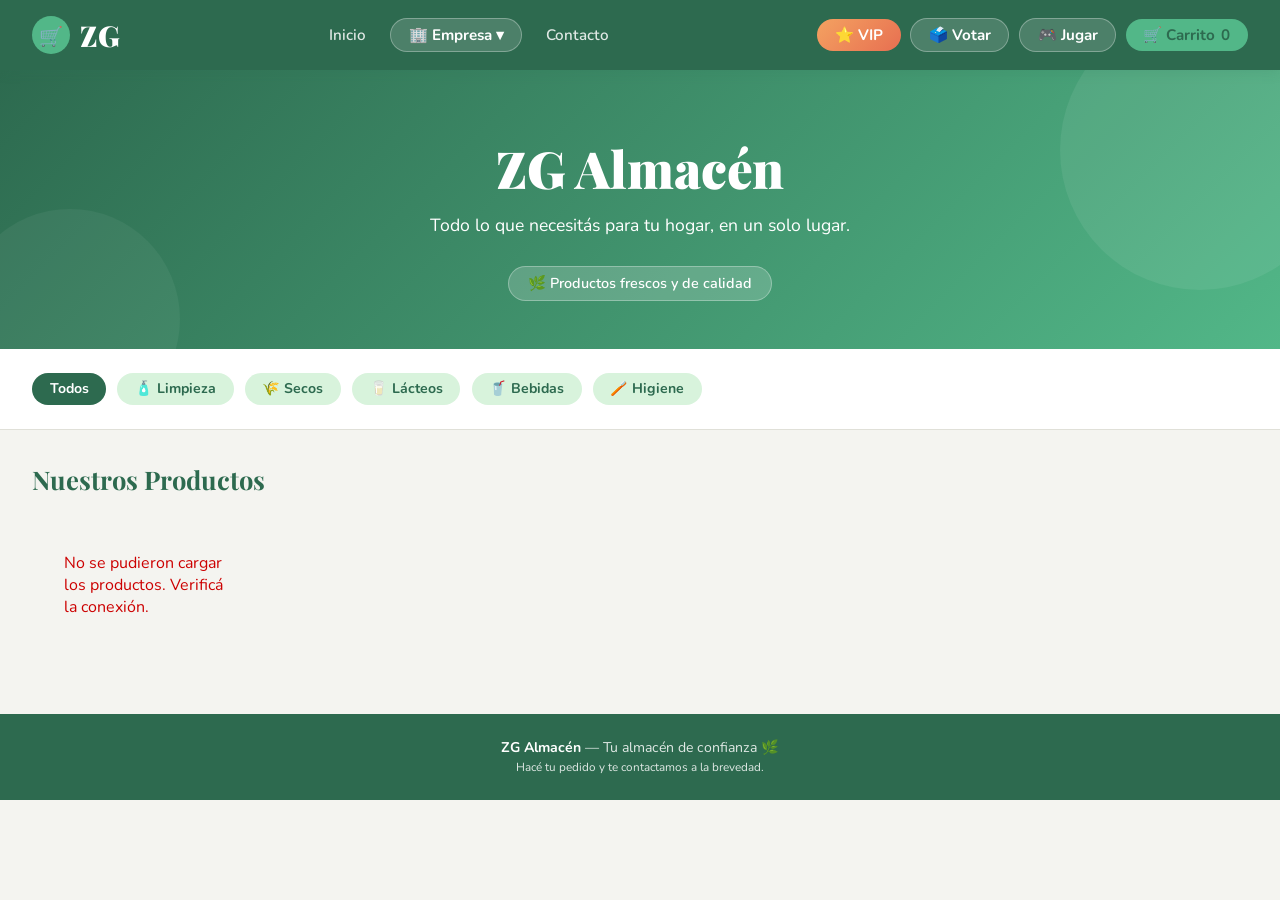
<file: index.html>
<!DOCTYPE html>
<html lang="es">
<head>
  <meta charset="UTF-8" />
  <meta name="viewport" content="width=device-width, initial-scale=1.0"/>
  <title>ZG Almacén</title>
  <link rel="manifest" href="manifest.json" />
  <link href="https://fonts.googleapis.com/css2?family=Playfair+Display:wght@700;900&family=Nunito:wght@400;600;700&display=swap" rel="stylesheet"/>
  <style>
    :root {
      --verde: #2d6a4f; --verde-claro: #52b788; --verde-suave: #d8f3dc;
      --blanco: #ffffff; --gris: #f4f4f0; --texto: #1b1b1b; --sombra: rgba(45,106,79,0.15);
      --rojo: #e63946; --amarillo: #f4a261;
    }
    * { margin: 0; padding: 0; box-sizing: border-box; }
    body { font-family: 'Nunito', sans-serif; background: var(--gris); color: var(--texto); }

    header { background: var(--verde); color: var(--blanco); padding: 0 2rem; position: sticky; top: 0; z-index: 100; box-shadow: 0 2px 12px var(--sombra); display: flex; align-items: center; justify-content: space-between; height: 70px; }
    .logo { font-family: 'Playfair Display', serif; font-size: 1.8rem; font-weight: 900; letter-spacing: 1px; display: flex; align-items: center; gap: 10px; }
    .logo span { background: var(--verde-claro); color: var(--verde); border-radius: 50%; width: 38px; height: 38px; display: flex; align-items: center; justify-content: center; font-size: 1.2rem; }
    nav { display: flex; align-items: center; gap: 1.5rem; }
    nav a { color: var(--blanco); text-decoration: none; font-weight: 600; font-size: 0.95rem; opacity: 0.85; transition: opacity 0.2s; }
    nav a:hover { opacity: 1; }
    .dropdown { position: relative; display: flex; align-items: center; }
    .carrito-btn { background: var(--verde-claro); color: var(--verde); border: none; border-radius: 25px; padding: 0.4rem 1.1rem; font-family: 'Nunito', sans-serif; font-weight: 700; font-size: 0.95rem; cursor: pointer; display: flex; align-items: center; gap: 6px; transition: background 0.2s, transform 0.1s; }
    .carrito-btn:hover { background: #74c69d; transform: scale(1.04); }
    .vip-btn { background: linear-gradient(135deg, #f4a261, #e76f51); color: white; border: none; border-radius: 25px; padding: 0.4rem 1.1rem; font-family: 'Nunito', sans-serif; font-weight: 700; font-size: 0.95rem; cursor: pointer; display: flex; align-items: center; gap: 6px; transition: opacity 0.2s, transform 0.1s; white-space: nowrap; }
    .vip-btn:hover { opacity: 0.9; transform: scale(1.04); }
    .juego-btn { background: rgba(255,255,255,0.15); color: white; border: 1px solid rgba(255,255,255,0.3); border-radius: 25px; padding: 0.4rem 1.1rem; font-family: 'Nunito', sans-serif; font-weight: 700; font-size: 0.95rem; cursor: pointer; display: flex; align-items: center; gap: 6px; text-decoration: none; transition: background 0.2s, transform 0.1s; }
    .juego-btn:hover { background: rgba(255,255,255,0.25); transform: scale(1.04); }
    .header-btns { display: flex; align-items: center; gap: 0.6rem; }

    @media (max-width: 600px) {
      header { height: auto; flex-wrap: wrap; padding: 0.6rem 1rem; gap: 0.4rem; }
      .header-fila1 { display: flex; align-items: center; justify-content: space-between; width: 100%; }
      .header-fila2 { display: flex; align-items: center; justify-content: center; width: 100%; gap: 0.5rem; padding-bottom: 0.4rem; }
      .header-btns { display: none; }
      .productos-grid { grid-template-columns: repeat(2, 1fr); gap: 0.8rem; padding: 1rem; }
    }
    @media (min-width: 601px) {
      .header-fila1 { display: contents; }
      .header-fila2 { display: none; }
    }

    /* PANEL VIP */
    .overlay-vip { display: none; position: fixed; inset: 0; background: rgba(0,0,0,0.6); z-index: 400; align-items: center; justify-content: center; padding: 1rem; }
    .overlay-vip.open { display: flex; }
    .vip-panel { background: var(--blanco); width: 100%; max-width: 400px; border-radius: 20px; padding: 2rem; animation: slideUp 0.3s ease; text-align: center; }
    .vip-panel h3 { font-family: 'Playfair Display', serif; font-size: 1.5rem; color: var(--verde); margin-bottom: 0.3rem; }
    .vip-panel p { font-size: 0.88rem; color: #666; margin-bottom: 1.5rem; }
    .vip-badge-icon { font-size: 2.5rem; margin-bottom: 0.8rem; }
    .vip-activo-info { background: linear-gradient(135deg, #f4a261, #e76f51); color: white; border-radius: 12px; padding: 1rem; margin-bottom: 1rem; font-weight: 700; }
    .vip-activo-nombre { font-size: 1.1rem; margin-bottom: 0.3rem; }
    .vip-activo-desc { font-size: 0.85rem; opacity: 0.9; }

    .hero { background: linear-gradient(135deg, var(--verde) 0%, var(--verde-claro) 100%); color: var(--blanco); text-align: center; padding: 4rem 2rem 3rem; position: relative; overflow: hidden; }
    .hero::before { content: ''; position: absolute; top: -60px; right: -60px; width: 280px; height: 280px; background: rgba(255,255,255,0.07); border-radius: 50%; }
    .hero::after { content: ''; position: absolute; bottom: -80px; left: -40px; width: 220px; height: 220px; background: rgba(255,255,255,0.05); border-radius: 50%; }
    .hero h1 { font-family: 'Playfair Display', serif; font-size: clamp(2rem, 5vw, 3.2rem); font-weight: 900; margin-bottom: 0.7rem; animation: fadeDown 0.7s ease both; }
    .hero p { font-size: 1.1rem; opacity: 0.9; max-width: 500px; margin: 0 auto 1.8rem; animation: fadeDown 0.9s ease both; }
    .hero-badge { display: inline-block; background: rgba(255,255,255,0.18); border: 1px solid rgba(255,255,255,0.3); border-radius: 25px; padding: 0.4rem 1.2rem; font-size: 0.9rem; font-weight: 600; animation: fadeDown 1.1s ease both; }
    @keyframes fadeDown { from { opacity: 0; transform: translateY(-18px); } to { opacity: 1; transform: translateY(0); } }

    .categorias { display: flex; gap: 0.7rem; padding: 1.5rem 2rem; overflow-x: auto; background: var(--blanco); border-bottom: 1px solid #e0e0d8; }
    .cat-btn { background: var(--verde-suave); color: var(--verde); border: none; border-radius: 20px; padding: 0.4rem 1.1rem; font-family: 'Nunito', sans-serif; font-weight: 700; font-size: 0.88rem; cursor: pointer; white-space: nowrap; transition: background 0.2s, color 0.2s; }
    .cat-btn.active, .cat-btn:hover { background: var(--verde); color: var(--blanco); }

    .seccion-titulo { font-family: 'Playfair Display', serif; font-size: 1.6rem; font-weight: 700; color: var(--verde); padding: 2rem 2rem 0.5rem; }
    .productos-grid { display: grid; grid-template-columns: repeat(auto-fill, minmax(200px, 1fr)); gap: 1.2rem; padding: 1rem 2rem 2rem; }
    .producto-card { background: var(--blanco); border-radius: 16px; box-shadow: 0 2px 12px var(--sombra); overflow: hidden; transition: transform 0.2s, box-shadow 0.2s; animation: fadeUp 0.5s ease both; cursor: pointer; position: relative; }
    .producto-card:hover { transform: translateY(-5px); box-shadow: 0 8px 24px var(--sombra); }
    @keyframes fadeUp { from { opacity: 0; transform: translateY(20px); } to { opacity: 1; transform: translateY(0); } }
    .oferta-badge { position: absolute; top: 8px; right: 8px; background: var(--rojo); color: white; font-size: 0.7rem; font-weight: 700; padding: 0.2rem 0.5rem; border-radius: 10px; }
    .producto-info { padding: 0.9rem; }
    .producto-nombre { font-weight: 700; font-size: 0.95rem; margin-bottom: 0.2rem; color: var(--texto); }
    .producto-desc { font-size: 0.78rem; color: #666; margin-bottom: 0.6rem; }
    .producto-precio { font-family: 'Playfair Display', serif; font-size: 1.2rem; font-weight: 700; color: var(--verde); margin-bottom: 0.7rem; }
    .btn-agregar { width: 100%; background: var(--verde); color: var(--blanco); border: none; border-radius: 10px; padding: 0.5rem; font-family: 'Nunito', sans-serif; font-weight: 700; font-size: 0.88rem; cursor: pointer; transition: background 0.2s, transform 0.1s; }
    .btn-agregar:hover { background: var(--verde-claro); color: var(--verde); transform: scale(1.02); }

    /* PANEL DETALLE */
    .overlay { display: none; position: fixed; inset: 0; background: rgba(0,0,0,0.5); z-index: 200; align-items: center; justify-content: center; padding: 1rem; }
    .overlay.open { display: flex; }
    .panel { background: var(--blanco); width: 100%; max-width: 520px; border-radius: 20px; padding: 1.5rem; max-height: 90vh; overflow-y: auto; animation: slideUp 0.3s ease; position: relative; }
    @keyframes slideUp { from { transform: translateY(30px); opacity: 0; } to { transform: translateY(0); opacity: 1; } }
    .panel-cerrar { position: absolute; top: 1rem; right: 1rem; background: var(--verde-suave); border: none; border-radius: 50%; width: 34px; height: 34px; font-size: 1.1rem; cursor: pointer; color: var(--verde); font-weight: 700; }
    .panel-nombre { font-family: 'Playfair Display', serif; font-size: 1.5rem; font-weight: 700; color: var(--verde); text-align: center; margin-bottom: 0.3rem; }
    .panel-cat { text-align: center; font-size: 0.8rem; color: #888; margin-bottom: 0.8rem; text-transform: uppercase; letter-spacing: 1px; }
    .panel-desc { font-size: 0.95rem; color: #555; text-align: center; margin-bottom: 1rem; line-height: 1.6; }
    .panel-precio { font-family: 'Playfair Display', serif; font-size: 2rem; font-weight: 700; color: var(--verde); text-align: center; margin-bottom: 0.3rem; }
    .panel-oferta-badge { text-align: center; margin-bottom: 1rem; }
    .panel-oferta-badge span { background: var(--rojo); color: white; font-size: 0.8rem; font-weight: 700; padding: 0.25rem 0.8rem; border-radius: 12px; }
    .panel-video { width: 100%; border-radius: 12px; overflow: hidden; margin-bottom: 1rem; background: #000; aspect-ratio: 16/9; display: flex; align-items: center; justify-content: center; }
    .panel-video iframe { width: 100%; height: 100%; border: none; }
    .panel-video-placeholder { color: #555; font-size: 0.85rem; text-align: center; padding: 1.5rem; }
    .panel-btn-agregar { width: 100%; background: var(--verde); color: var(--blanco); border: none; border-radius: 12px; padding: 0.8rem; font-family: 'Nunito', sans-serif; font-weight: 700; font-size: 1rem; cursor: pointer; transition: background 0.2s; }
    .panel-btn-agregar:hover { background: var(--verde-claro); color: var(--verde); }

    /* CARRITO */
    .overlay-carrito { display: none; position: fixed; inset: 0; background: rgba(0,0,0,0.4); z-index: 300; align-items: flex-end; justify-content: center; }
    .overlay-carrito.open { display: flex; }
    .carrito-panel { background: var(--blanco); width: 100%; max-width: 480px; border-radius: 20px 20px 0 0; padding: 1.5rem; max-height: 85vh; overflow-y: auto; animation: slideUp 0.3s ease; }
    .carrito-header { display: flex; justify-content: space-between; align-items: center; margin-bottom: 1rem; }
    .carrito-header h2 { font-family: 'Playfair Display', serif; font-size: 1.4rem; color: var(--verde); }
    .cerrar-btn { background: var(--verde-suave); border: none; border-radius: 50%; width: 34px; height: 34px; font-size: 1.1rem; cursor: pointer; color: var(--verde); font-weight: 700; }
    .carrito-item { display: flex; align-items: center; gap: 0.8rem; padding: 0.7rem 0; border-bottom: 1px solid #eee; }
    .carrito-item-info { flex: 1; }
    .carrito-item-nombre { font-weight: 700; font-size: 0.9rem; }
    .carrito-item-precio { color: var(--verde); font-weight: 600; font-size: 0.85rem; }
    .carrito-item-descuento { color: var(--rojo); font-size: 0.75rem; font-weight: 600; }
    .carrito-item-controles { display: flex; align-items: center; gap: 6px; }
    .ctrl-btn { background: var(--verde-suave); border: none; border-radius: 8px; width: 28px; height: 28px; font-size: 1rem; cursor: pointer; color: var(--verde); font-weight: 700; }
    .ctrl-btn:hover { background: var(--verde); color: white; }
    .cant { font-weight: 700; min-width: 20px; text-align: center; }
    .carrito-vacio { text-align: center; color: #aaa; padding: 2rem 0; font-size: 0.95rem; }

    /* RESUMEN DE TOTALES */
    .carrito-resumen { margin-top: 1rem; border-top: 2px solid var(--verde-suave); padding-top: 1rem; }
    .resumen-linea { display: flex; justify-content: space-between; align-items: center; padding: 0.3rem 0; font-size: 0.95rem; color: #555; }
    .resumen-linea.descuento { color: var(--rojo); font-weight: 600; }
    .resumen-linea.fiel { color: var(--amarillo); font-weight: 600; }
    .resumen-linea.total { font-family: 'Playfair Display', serif; font-size: 1.3rem; color: var(--verde); font-weight: 700; border-top: 1px solid #eee; margin-top: 0.5rem; padding-top: 0.5rem; }

    /* POPUP DNI */
    .overlay-dni { display: none; position: fixed; inset: 0; background: rgba(0,0,0,0.6); z-index: 400; align-items: center; justify-content: center; padding: 1rem; }
    .overlay-dni.open { display: flex; }
    .dni-panel { background: var(--blanco); width: 100%; max-width: 400px; border-radius: 20px; padding: 2rem; animation: slideUp 0.3s ease; text-align: center; }
    .dni-panel h3 { font-family: 'Playfair Display', serif; font-size: 1.4rem; color: var(--verde); margin-bottom: 0.5rem; }
    .dni-panel p { font-size: 0.88rem; color: #666; margin-bottom: 1.5rem; }
    .dni-input { width: 100%; border: 2px solid var(--verde-suave); border-radius: 12px; padding: 0.8rem 1rem; font-family: 'Nunito', sans-serif; font-size: 1.1rem; text-align: center; outline: none; transition: border-color 0.2s; margin-bottom: 0.8rem; }
    .dni-input:focus { border-color: var(--verde); }
    .dni-error { color: var(--rojo); font-size: 0.85rem; margin-bottom: 0.8rem; min-height: 1.2rem; font-weight: 600; }
    .dni-btn { width: 100%; background: var(--verde); color: white; border: none; border-radius: 12px; padding: 0.8rem; font-family: 'Nunito', sans-serif; font-weight: 700; font-size: 1rem; cursor: pointer; transition: background 0.2s; margin-bottom: 0.5rem; }
    .dni-btn:hover { background: var(--verde-claro); color: var(--verde); }
    .dni-btn-cancelar { width: 100%; background: #f0f0f0; color: #666; border: none; border-radius: 12px; padding: 0.7rem; font-family: 'Nunito', sans-serif; font-weight: 600; font-size: 0.9rem; cursor: pointer; }

    /* CONFIRMACION PEDIDO */
    .overlay-confirm { display: none; position: fixed; inset: 0; background: rgba(0,0,0,0.6); z-index: 500; align-items: center; justify-content: center; padding: 1rem; }
    .overlay-confirm.open { display: flex; }
    .confirm-panel { background: var(--blanco); width: 100%; max-width: 460px; border-radius: 20px; padding: 1.5rem; max-height: 90vh; overflow-y: auto; animation: slideUp 0.3s ease; }
    .confirm-header { display: flex; justify-content: space-between; align-items: center; margin-bottom: 1rem; padding-bottom: 0.8rem; border-bottom: 2px solid var(--verde-suave); }
    .confirm-header h3 { font-family: 'Playfair Display', serif; font-size: 1.3rem; color: var(--verde); }
    .confirm-cliente { background: var(--verde-suave); border-radius: 12px; padding: 0.8rem 1rem; margin-bottom: 1rem; }
    .confirm-cliente-nombre { font-weight: 700; font-size: 1rem; color: var(--verde); }
    .confirm-cliente-dni { font-size: 0.8rem; color: #555; }
    .confirm-cliente-fiel { display: inline-block; background: var(--amarillo); color: white; font-size: 0.7rem; font-weight: 700; padding: 0.15rem 0.5rem; border-radius: 8px; margin-left: 0.5rem; }
    .confirm-items { margin-bottom: 1rem; }
    .confirm-item { display: flex; justify-content: space-between; padding: 0.4rem 0; border-bottom: 1px solid #f0f0f0; font-size: 0.9rem; }
    .confirm-item-desc { color: #333; }
    .confirm-item-precio { font-weight: 700; color: var(--verde); }
    .confirm-item-desc-oferta { font-size: 0.75rem; color: var(--rojo); }
    .confirm-resumen { border-top: 2px solid var(--verde-suave); padding-top: 0.8rem; }
    .confirm-linea { display: flex; justify-content: space-between; padding: 0.3rem 0; font-size: 0.92rem; }
    .confirm-linea.subtotal { color: #555; }
    .confirm-linea.descuento { color: var(--rojo); font-weight: 600; }
    .confirm-linea.total { font-family: 'Playfair Display', serif; font-size: 1.4rem; font-weight: 700; color: var(--verde); border-top: 1px solid #eee; margin-top: 0.5rem; padding-top: 0.5rem; }
    .btn-wsp { margin-top: 1.2rem; width: 100%; background: #25d366; color: white; border: none; border-radius: 12px; padding: 0.9rem; font-family: 'Nunito', sans-serif; font-weight: 700; font-size: 1rem; cursor: pointer; display: flex; align-items: center; justify-content: center; gap: 8px; transition: background 0.2s; }
    .btn-wsp:hover { background: #1ebe5d; }
    .btn-volver { margin-top: 0.5rem; width: 100%; background: #f0f0f0; color: #555; border: none; border-radius: 12px; padding: 0.7rem; font-family: 'Nunito', sans-serif; font-weight: 600; font-size: 0.9rem; cursor: pointer; }

    /* BOTÓN PEDIR */
    .btn-pedido { margin-top: 1rem; width: 100%; background: #25d366; color: white; border: none; border-radius: 12px; padding: 0.8rem; font-family: 'Nunito', sans-serif; font-weight: 700; font-size: 1rem; cursor: pointer; display: flex; align-items: center; justify-content: center; gap: 8px; transition: background 0.2s; }
    .btn-pedido:hover { background: #1ebe5d; }

    .dropdown { position: relative; display: flex; align-items: center; }
    .dropdown-btn { background: rgba(255,255,255,0.15); color: white; border: 1px solid rgba(255,255,255,0.3); border-radius: 25px; padding: 0.4rem 1.1rem; font-family: 'Nunito', sans-serif; font-weight: 700; font-size: 0.95rem; cursor: pointer; display: flex; align-items: center; gap: 6px; transition: background 0.2s; }
    .dropdown-btn:hover { background: rgba(255,255,255,0.25); }
    .dropdown-menu { display: none; position: absolute; top: calc(100% + 8px); left: 0; background: white; border-radius: 12px; box-shadow: 0 4px 20px rgba(0,0,0,0.15); overflow: hidden; min-width: 150px; z-index: 200; }
    .dropdown-menu.open { display: block; }
    .dropdown-item { display: block; padding: 0.7rem 1.1rem; color: var(--texto); text-decoration: none; font-weight: 600; font-size: 0.9rem; cursor: pointer; border: none; background: none; width: 100%; text-align: left; font-family: 'Nunito', sans-serif; transition: background 0.15s; }
    .dropdown-item:hover { background: var(--verde-suave); color: var(--verde); }

    /* OVERLAY CONTRASEÑA */
    .overlay-pass { display: none; position: fixed; inset: 0; background: rgba(0,0,0,0.6); z-index: 400; align-items: center; justify-content: center; padding: 1rem; }
    .overlay-pass.open { display: flex; }
    .pass-panel { background: var(--blanco); width: 100%; max-width: 380px; border-radius: 20px; padding: 2rem; animation: slideUp 0.3s ease; text-align: center; }
    .pass-panel h3 { font-family: 'Playfair Display', serif; font-size: 1.4rem; color: var(--verde); margin-bottom: 0.5rem; }
    .pass-panel p { font-size: 0.88rem; color: #666; margin-bottom: 1.2rem; }

    footer { background: var(--verde); color: rgba(255,255,255,0.85); text-align: center; padding: 1.5rem; font-size: 0.88rem; margin-top: 2rem; }
    footer strong { color: white; }
    @media (max-width: 600px) { 
      .productos-grid { grid-template-columns: repeat(2, 1fr); gap: 0.8rem; padding: 1rem; } 
      nav a { display: none; }
    }
  </style>
</head>
<body>

<header>
  <div class="header-fila1">
    <div class="logo"><span>&#x1F6D2;</span> ZG</div>
    <nav>
      <a href="#">Inicio</a>
      <div class="dropdown" id="dropdown-empresa">
        <button class="dropdown-btn" onclick="toggleDropdown()">&#x1F3E2; Empresa &#x25BE;</button>
        <div class="dropdown-menu" id="dropdown-menu">
          <button class="dropdown-item" onclick="abrirHistoria()">&#x1F4D6; Historia</button>
          <button class="dropdown-item" onclick="abrirVentas()">&#x1F4B0; Ventas</button>
        </div>
      </div>
      <a href="https://wa.me/541133869762" target="_blank">Contacto</a>
    </nav>
  </div>
  <div class="header-fila2">
    <button class="vip-btn" id="vip-btn" onclick="abrirVIP()">&#x2B50; VIP</button>
    <a class="juego-btn" href="votacion.html">&#x1F5F3;&#xFE0F; Votar</a>
    <a class="juego-btn" href="juego.html">&#x1F3AE; Jugar</a>
    <button class="carrito-btn" onclick="abrirCarrito()">&#x1F6D2; Carrito <span id="carrito-count">0</span></button>
  </div>
  <div class="header-btns">
    <button class="vip-btn" id="vip-btn-desktop" onclick="abrirVIP()">&#x2B50; VIP</button>
    <a class="juego-btn" href="votacion.html">&#x1F5F3;&#xFE0F; Votar</a>
    <a class="juego-btn" href="juego.html">&#x1F3AE; Jugar</a>
    <button class="juego-btn" id="btn-instalar" style="display:none;" onclick="instalarApp()">&#x2B07;&#xFE0F; Instalar</button>
    <button class="carrito-btn" onclick="abrirCarrito()">&#x1F6D2; Carrito <span id="carrito-count-desktop">0</span></button>
  </div>
</header>

<section class="hero">
  <h1>ZG Almac&#233;n</h1>
  <p>Todo lo que necesit&#225;s para tu hogar, en un solo lugar.</p>
  <span class="hero-badge">&#x1F33F; Productos frescos y de calidad</span>
</section>

<div class="categorias">
  <button class="cat-btn active" onclick="filtrar('todos', this)">Todos</button>
  <button class="cat-btn" onclick="filtrar('limpieza', this)">&#x1F9F4; Limpieza</button>
  <button class="cat-btn" onclick="filtrar('secos', this)">&#x1F33E; Secos</button>
  <button class="cat-btn" onclick="filtrar('lacteos', this)">&#x1F95B; L&#225;cteos</button>
  <button class="cat-btn" onclick="filtrar('bebidas', this)">&#x1F964; Bebidas</button>
  <button class="cat-btn" onclick="filtrar('higiene', this)">&#x1FAA5; Higiene</button>
</div>

<h2 class="seccion-titulo">Nuestros Productos</h2>
<div class="productos-grid" id="productos-grid"></div>

<!-- PANEL DETALLE -->
<div class="overlay" id="overlay-detalle" onclick="cerrarDetalleSiOverlay(event)">
  <div class="panel" id="panel-detalle">
    <button class="panel-cerrar" onclick="cerrarDetalle()">&#x2715;</button>
    <div class="panel-nombre" id="panel-nombre"></div>
    <div class="panel-cat" id="panel-cat"></div>
    <div class="panel-desc" id="panel-desc"></div>
    <div class="panel-precio" id="panel-precio"></div>
    <div class="panel-oferta-badge" id="panel-oferta-badge"></div>
    <div class="panel-video" id="panel-video"></div>
    <button class="panel-btn-agregar" id="panel-btn-agregar">+ Agregar al carrito</button>
  </div>
</div>

<!-- CARRITO -->
<div class="overlay-carrito" id="overlay-carrito" onclick="cerrarCarritoSiOverlay(event)">
  <div class="carrito-panel">
    <div class="carrito-header">
      <h2>&#x1F6D2; Tu Carrito</h2>
      <button class="cerrar-btn" onclick="cerrarCarrito()">&#x2715;</button>
    </div>
    <div id="carrito-items"></div>
    <div class="carrito-resumen" id="carrito-resumen"></div>
    <button class="btn-pedido" onclick="iniciarPedido()">
      <svg width="20" height="20" viewBox="0 0 24 24" fill="white"><path d="M17.472 14.382c-.297-.149-1.758-.867-2.03-.967-.273-.099-.471-.148-.67.15-.197.297-.767.966-.94 1.164-.173.199-.347.223-.644.075-.297-.15-1.255-.463-2.39-1.475-.883-.788-1.48-1.761-1.653-2.059-.173-.297-.018-.458.13-.606.134-.133.298-.347.446-.52.149-.174.198-.298.298-.497.099-.198.05-.371-.025-.52-.075-.149-.669-1.612-.916-2.207-.242-.579-.487-.5-.669-.51-.173-.008-.371-.01-.57-.01-.198 0-.52.074-.792.372-.272.297-1.04 1.016-1.04 2.479 0 1.462 1.065 2.875 1.213 3.074.149.198 2.096 3.2 5.077 4.487.709.306 1.262.489 1.694.625.712.227 1.36.195 1.871.118.571-.085 1.758-.719 2.006-1.413.248-.694.248-1.289.173-1.413-.074-.124-.272-.198-.57-.347z"/><path d="M12 0C5.373 0 0 5.373 0 12c0 2.136.564 4.14 1.545 5.876L0 24l6.335-1.52A11.953 11.953 0 0012 24c6.627 0 12-5.373 12-12S18.627 0 12 0zm0 21.818a9.818 9.818 0 01-5.006-1.374l-.36-.214-3.727.894.938-3.638-.234-.373A9.818 9.818 0 1112 21.818z"/></svg>
      Pedir por WhatsApp
    </button>
  </div>
</div>

<!-- CONFIRMACION PEDIDO -->
<div class="overlay-confirm" id="overlay-confirm">
  <div class="confirm-panel">
    <div class="confirm-header">
      <h3>&#x1F9FE; Confirm&#225; tu pedido</h3>
      <button class="cerrar-btn" onclick="cerrarConfirm()">&#x2715;</button>
    </div>
    <div id="confirm-cliente"></div>
    <div class="confirm-items" id="confirm-items"></div>
    <div class="confirm-resumen" id="confirm-resumen"></div>
    <button class="btn-wsp" onclick="enviarWhatsApp()">
      <svg width="20" height="20" viewBox="0 0 24 24" fill="white"><path d="M17.472 14.382c-.297-.149-1.758-.867-2.03-.967-.273-.099-.471-.148-.67.15-.197.297-.767.966-.94 1.164-.173.199-.347.223-.644.075-.297-.15-1.255-.463-2.39-1.475-.883-.788-1.48-1.761-1.653-2.059-.173-.297-.018-.458.13-.606.134-.133.298-.347.446-.52.149-.174.198-.298.298-.497.099-.198.05-.371-.025-.52-.075-.149-.669-1.612-.916-2.207-.242-.579-.487-.5-.669-.51-.173-.008-.371-.01-.57-.01-.198 0-.52.074-.792.372-.272.297-1.04 1.016-1.04 2.479 0 1.462 1.065 2.875 1.213 3.074.149.198 2.096 3.2 5.077 4.487.709.306 1.262.489 1.694.625.712.227 1.36.195 1.871.118.571-.085 1.758-.719 2.006-1.413.248-.694.248-1.289.173-1.413-.074-.124-.272-.198-.57-.347z"/><path d="M12 0C5.373 0 0 5.373 0 12c0 2.136.564 4.14 1.545 5.876L0 24l6.335-1.52A11.953 11.953 0 0012 24c6.627 0 12-5.373 12-12S18.627 0 12 0zm0 21.818a9.818 9.818 0 01-5.006-1.374l-.36-.214-3.727.894.938-3.638-.234-.373A9.818 9.818 0 1112 21.818z"/></svg>
      Enviar pedido por WhatsApp
    </button>
    <button class="btn-volver" onclick="cerrarConfirm()">&#x2190; Volver al carrito</button>
  </div>
</div>

<!-- OVERLAY CONTRASEÑA VENTAS -->
<div class="overlay-pass" id="overlay-pass">
  <div class="pass-panel">
    <div style="font-size:2rem;margin-bottom:0.5rem">&#x1F512;</div>
    <h3>Acceso Ventas</h3>
    <p>Ingres&#225; la contrase&#241;a para continuar.</p>
    <input class="dni-input" id="pass-input" type="password" placeholder="Contrase&#241;a"/>
    <div class="dni-error" id="pass-error"></div>
    <button class="dni-btn" onclick="verificarContrasena()">Ingresar</button>
    <button class="dni-btn-cancelar" onclick="cerrarPass()">Cancelar</button>
  </div>
</div>

<!-- DNI PEDIDO -->
<div class="overlay-dni" id="overlay-dni-pedido">
  <div class="dni-panel">
    <h3>&#x1F464; Identificate</h3>
    <p>Ingres&#225; tu DNI para registrar tu pedido.</p>
    <input class="dni-input" id="dni-pedido-input" type="number" placeholder="Ej: 12345678"/>
    <div class="dni-error" id="dni-pedido-error"></div>
    <button class="dni-btn" onclick="confirmarDNIPedido()">Continuar</button>
    <button class="dni-btn-cancelar" onclick="cerrarDNIPedido()">Cancelar</button>
  </div>
</div>

<!-- PANEL VIP -->
<div class="overlay-vip" id="overlay-vip">
  <div class="vip-panel">
    <div class="vip-badge-icon">&#x2B50;</div>
    <h3>Zona VIP</h3>
    <p id="vip-panel-desc">Ingres&#225; tu DNI para acceder a tus beneficios exclusivos.</p>
    <div id="vip-activo-info" style="display:none" class="vip-activo-info">
      <div class="vip-activo-nombre" id="vip-activo-nombre"></div>
      <div class="vip-activo-desc">&#x2B50; Cliente VIP &mdash; 5% de descuento aplicado</div>
    </div>
    <input class="dni-input" id="vip-dni-input" type="number" placeholder="Ej: 12345678"/>
    <div class="dni-error" id="vip-error"></div>
    <button class="dni-btn" id="vip-confirmar-btn" onclick="verificarVIP()">&#x2B50; Ingresar como VIP</button>
    <button class="dni-btn-cancelar" onclick="cerrarVIP()">Cerrar</button>
  </div>
</div>

<footer>
  <strong>ZG Almac&#233;n</strong> &#x2014; Tu almac&#233;n de confianza &#x1F33F;<br/>
  <small>Hac&#233; tu pedido y te contactamos a la brevedad.</small>
</footer>

<script>
  const WHATSAPP_NUMBER = "541133869762";

  // URL de tu planilla de PRODUCTOS (Google Sheets publicado como CSV)
  const SHEET_URL = "https://docs.google.com/spreadsheets/d/e/2PACX-1vSv3S0-9lg6rTpkSbV5bdO-5jFbnC5agixFaFAG0pzR6cmruw8neU6tc7Vf-1Uufqj9JfDngA5YIusK/pub?gid=0&single=true&output=csv";

  // URL de tu planilla de CLIENTES (Google Sheets publicado como CSV - solo lectura, sin datos sensibles de contacto)
  // IMPORTANTE: Publicá esta planilla también como CSV desde Archivo > Compartir > Publicar en la web
  const CLIENTES_URL = "https://zg-clientes.flz2080flz2080.workers.dev";
  const SCRIPT_URL = "https://script.google.com/macros/s/AKfycbzqiIkI95vdhrzDXKBvelDrnPXNhHdgiD-BI04wQjqom-j-JCiIByFX9BiNNo7OC9pa/exec";

  // CONFIGURACIÓN DE DESCUENTOS POR VOLUMEN
  const DESC_VOLUMEN_3 = 2;   // 2% comprando 3+ unidades del mismo producto
  const DESC_VOLUMEN_6 = 4;   // 4% comprando 6+ unidades del mismo producto
  const DESC_FIEL = 5;        // 5% cliente fiel
  const MONTO_FIEL = 200000;  // Gasto mensual mínimo para ser cliente fiel

  let productos = [];
  let carrito = {};
  let categoriaActual = "todos";
  let clienteActual = null;

  // ===== MENÚ EMPRESA =====
  function toggleDropdown() {
    document.getElementById('dropdown-menu').classList.toggle('open');
  }
  document.addEventListener('click', e => {
    if (!document.getElementById('dropdown-empresa').contains(e.target)) {
      document.getElementById('dropdown-menu').classList.remove('open');
    }
  });
  function abrirHistoria() {
    document.getElementById('dropdown-menu').classList.remove('open');
    alert('Historia de ZG Almacén — próximamente.');
  }
  function abrirVentas() {
    document.getElementById('dropdown-menu').classList.remove('open');
    document.getElementById('pass-input').value = '';
    document.getElementById('pass-error').textContent = '';
    document.getElementById('overlay-pass').classList.add('open');
    setTimeout(() => document.getElementById('pass-input').focus(), 100);
  }
  function cerrarPass() {
    document.getElementById('overlay-pass').classList.remove('open');
  }
  async function verificarContrasena() {
    const ingresada = document.getElementById('pass-input').value.trim();
    const errorEl = document.getElementById('pass-error');
    if (!ingresada) { errorEl.textContent = 'Ingres\u00E1 la contrase\u00F1a.'; return; }
    errorEl.textContent = 'Verificando...';
    try {
      const res = await fetch(SCRIPT_URL + '?accion=login&pass=' + encodeURIComponent(ingresada));
      const data = await res.json();
      if (data.ok) {
        cerrarPass();
        window.location.href = 'ventas.html?vendedor=' + encodeURIComponent(data.nombre);
      } else {
        errorEl.textContent = '\u274C Contrase\u00F1a incorrecta.';
      }
    } catch(e) {
      errorEl.textContent = 'Error al verificar. Intent\u00E1 de nuevo.';
    }
  }

  // ===== CARGAR DATOS =====
  async function cargarProductos() {
    try {
      const res = await fetch(SHEET_URL);
      const text = await res.text();
      const lineas = text.trim().split('\n').slice(1);
      productos = lineas.filter(l => l.trim()).map(linea => {
        const partes = parsearCSV(linea);
        return {
          id: parseInt(partes[0]),
          nombre: (partes[1] || '').trim(),
          emoji: (partes[2] || '').trim(),
          precio: parseInt(partes[3]) || 0,
          cat: (partes[4] || '').trim(),
          desc: (partes[5] || '').trim(),
          oferta: parseInt(partes[6]) || 0,  // % de oferta del día
          video: (partes[7] || '').trim()
        };
      });
      renderProductos();
    } catch (e) {
      document.getElementById('productos-grid').innerHTML =
        '<p style="padding:2rem;color:#c00;">No se pudieron cargar los productos. Verific&#225; la conexi&#243;n.</p>';
    }
  }

  async function buscarClientePorDNI(dni) {
    try {
      const res = await fetch(SCRIPT_URL + '?accion=cliente&dni=' + encodeURIComponent(dni));
      const data = await res.json();
      if (data.encontrado) return data;
      return null;
    } catch(e) {
      return null;
    }
  }

  // Parser CSV simple que maneja comas dentro de comillas
  function parsearCSV(linea) {
    const resultado = [];
    let actual = '';
    let dentroComillas = false;
    for (let i = 0; i < linea.length; i++) {
      const c = linea[i];
      if (c === '"') { dentroComillas = !dentroComillas; }
      else if (c === ',' && !dentroComillas) { resultado.push(actual); actual = ''; }
      else { actual += c; }
    }
    resultado.push(actual);
    return resultado;
  }

  // ===== RENDER PRODUCTOS =====
  function renderProductos() {
    const grid = document.getElementById("productos-grid");
    const lista = categoriaActual === "todos" ? productos : productos.filter(p => p.cat === categoriaActual);
    grid.innerHTML = lista.map((p, i) => `
      <div class="producto-card" style="animation-delay:${i*0.05}s" onclick="abrirDetalle(${p.id})">
        ${p.oferta > 0 ? `<div class="oferta-badge">&#x1F525; ${p.oferta}% OFF</div>` : ''}
        <div class="producto-info">
          <div class="producto-nombre">${p.nombre}</div>
          <div class="producto-desc">${p.desc}</div>
          <div class="producto-precio">$${p.precio.toLocaleString('es-AR')}</div>
          <button class="btn-agregar" onclick="event.stopPropagation();agregarAlCarrito(${p.id})">+ Agregar</button>
        </div>
      </div>
    `).join('');
  }

  // ===== DETALLE PRODUCTO =====
  function abrirDetalle(id) {
    const p = productos.find(x => x.id === id);
    if (!p) return;
    document.getElementById('panel-nombre').textContent = p.nombre;
    document.getElementById('panel-cat').textContent = p.cat;
    document.getElementById('panel-desc').textContent = p.desc;
    document.getElementById('panel-precio').textContent = '$' + p.precio.toLocaleString('es-AR');
    document.getElementById('panel-oferta-badge').innerHTML = p.oferta > 0
      ? `<span>&#x1F525; Oferta del d&#237;a: ${p.oferta}% OFF</span>` : '';

    const videoEl = document.getElementById('panel-video');
    if (p.video) {
      const match = p.video.match(/(?:youtube\.com\/watch\?v=|youtu\.be\/)([a-zA-Z0-9_-]{11})/);
      if (match) {
        videoEl.innerHTML = '<iframe src="https://www.youtube.com/embed/' + match[1] + '" allowfullscreen></iframe>';
      } else {
        videoEl.innerHTML = '<div class="panel-video-placeholder">&#x1F3A5; Link no v\u00E1lido</div>';
      }
    } else {
      videoEl.innerHTML = '<div class="panel-video-placeholder">&#x1F3A5; Video pr\u00F3ximamente</div>';
    }
    document.getElementById('panel-btn-agregar').onclick = function() {
      agregarAlCarrito(p.id); cerrarDetalle();
    };
    document.getElementById('overlay-detalle').classList.add('open');
  }

  function cerrarDetalle() {
    document.getElementById('overlay-detalle').classList.remove('open');
    document.getElementById('panel-video').innerHTML = '';
  }

  function cerrarDetalleSiOverlay(e) {
    if (e.target === document.getElementById('overlay-detalle')) cerrarDetalle();
  }

  function filtrar(cat, btn) {
    categoriaActual = cat;
    document.querySelectorAll('.cat-btn').forEach(b => b.classList.remove('active'));
    btn.classList.add('active');
    renderProductos();
  }

  // ===== CARRITO =====
  function agregarAlCarrito(id) {
    carrito[id] = (carrito[id] || 0) + 1;
    actualizarContador();
  }

  function actualizarContador() {
    const total = Object.values(carrito).reduce((a, b) => a + b, 0);
    document.getElementById('carrito-count').textContent = total;
    const desktop = document.getElementById('carrito-count-desktop');
    if (desktop) desktop.textContent = total;
  }

  function abrirCarrito() {
    renderCarrito();
    document.getElementById('overlay-carrito').classList.add('open');
  }

  function cerrarCarrito() {
    document.getElementById('overlay-carrito').classList.remove('open');
  }

  function cerrarCarritoSiOverlay(e) {
    if (e.target === document.getElementById('overlay-carrito')) cerrarCarrito();
  }

  function renderCarrito() {
    const items = document.getElementById('carrito-items');
    const resumen = document.getElementById('carrito-resumen');
    const ids = Object.keys(carrito).filter(id => carrito[id] > 0);

    if (ids.length === 0) {
      items.innerHTML = '<div class="carrito-vacio">Tu carrito est\u00E1 vac\u00EDo &#x1F6D2;</div>';
      resumen.innerHTML = '';
      return;
    }

    let subtotal = 0;
    items.innerHTML = ids.map(id => {
      const p = productos.find(x => x.id == id);
      const cant = carrito[id];
      const sub = p.precio * cant;
      subtotal += sub;

      // Descuento volumen por item (solo si no es VIP)
      const esFielCarrito = clienteActual && clienteActual.clienteFiel;
      let descVolumen = 0;
      if (!esFielCarrito) {
        if (cant >= 6) descVolumen = DESC_VOLUMEN_6;
        else if (cant >= 3) descVolumen = DESC_VOLUMEN_3;
      }

      const descInfo = descVolumen > 0 ? `<div class="carrito-item-descuento">&#x2193; ${descVolumen}% desc. por volumen</div>` : '';
      const ofertaInfo = p.oferta > 0 ? `<div class="carrito-item-descuento">&#x1F525; ${p.oferta}% oferta del d&#237;a</div>` : '';

      return '<div class="carrito-item">' +
        '<div class="carrito-item-info">' +
          '<div class="carrito-item-nombre">' + p.nombre + '</div>' +
          '<div class="carrito-item-precio">$' + p.precio.toLocaleString('es-AR') + ' c/u &times; ' + cant + '</div>' +
          ofertaInfo + descInfo +
        '</div>' +
        '<div class="carrito-item-controles">' +
          '<button class="ctrl-btn" onclick="cambiarCant(' + id + ', -1)">&minus;</button>' +
          '<span class="cant">' + cant + '</span>' +
          '<button class="ctrl-btn" onclick="cambiarCant(' + id + ', 1)">+</button>' +
        '</div></div>';
    }).join('');

    // Calcular totales simplificados para vista del carrito
    const totales = calcularTotales(clienteActual);
    resumen.innerHTML = `
      <div class="resumen-linea subtotal"><span>Subtotal</span><span>$${totales.subtotal.toLocaleString('es-AR')}</span></div>
      ${totales.descOferta > 0 ? `<div class="resumen-linea descuento"><span>&#x1F525; Oferta del d&#237;a</span><span>-$${totales.descOferta.toLocaleString('es-AR')}</span></div>` : ''}
      ${totales.descVolumen > 0 ? `<div class="resumen-linea descuento"><span>&#x2193; Desc. por volumen</span><span>-$${totales.descVolumen.toLocaleString('es-AR')}</span></div>` : ''}
      ${totales.descFiel > 0 ? `<div class="resumen-linea fiel"><span>&#x2B50; Cliente VIP (5%)</span><span>-$${totales.descFiel.toLocaleString('es-AR')}</span></div>` : ''}
      <div class="resumen-linea total"><span>Total</span><span>$${totales.total.toLocaleString('es-AR')}</span></div>
    `;
  }

  function cambiarCant(id, delta) {
    carrito[id] = (carrito[id] || 0) + delta;
    if (carrito[id] <= 0) delete carrito[id];
    actualizarContador();
    renderCarrito();
  }

  // ===== CÁLCULO DE DESCUENTOS =====
  function calcularTotales(cliente) {
    const ids = Object.keys(carrito).filter(id => carrito[id] > 0);
    const esFiel = cliente && cliente.clienteFiel;

    let subtotal = 0;
    let descOferta = 0;
    let descVolumen = 0;

    ids.forEach(id => {
      const p = productos.find(x => x.id == id);
      const cant = carrito[id];
      const precioBase = p.precio * cant;
      subtotal += precioBase;

      // Oferta del día (acumula con todo)
      if (p.oferta > 0) {
        descOferta += Math.round(precioBase * p.oferta / 100);
      }

      // Descuento por volumen acumulado sobre precio post-oferta (NO aplica a clientes VIP)
      if (!esFiel) {
        let pct = 0;
        if (cant >= 6) pct = DESC_VOLUMEN_6;
        else if (cant >= 3) pct = DESC_VOLUMEN_3;
        if (pct > 0) {
          const precioPostOferta = precioBase - (p.oferta > 0 ? Math.round(precioBase * p.oferta / 100) : 0);
          descVolumen += Math.round(precioPostOferta * pct / 100);
        }
      }
    });

    // Descuento cliente fiel (sobre subtotal - oferta)
    let descFiel = 0;
    if (esFiel) {
      const baseParaFiel = subtotal - descOferta;
      descFiel = Math.round(baseParaFiel * DESC_FIEL / 100);
    }

    const total = subtotal - descOferta - descVolumen - descFiel;
    return { subtotal, descOferta, descVolumen, descFiel, total };
  }

  // ===== FLUJO PEDIDO =====
  function iniciarPedido() {
    const ids = Object.keys(carrito).filter(id => carrito[id] > 0);
    if (ids.length === 0) { alert("Tu carrito est\u00E1 vac\u00EDo."); return; }
    cerrarCarrito();
    // Si ya está identificado (VIP), ir directo a confirmación
    if (clienteActual) {
      mostrarConfirmacion(clienteActual);
    } else {
      abrirDNIPedido();
    }
  }

  // Panel DNI para identificar al cliente antes del pedido
  function abrirDNIPedido() {
    document.getElementById('dni-pedido-input').value = '';
    document.getElementById('dni-pedido-error').textContent = '';
    document.getElementById('overlay-dni-pedido').classList.add('open');
    setTimeout(() => document.getElementById('dni-pedido-input').focus(), 100);
  }

  function cerrarDNIPedido() {
    document.getElementById('overlay-dni-pedido').classList.remove('open');
  }

  async function confirmarDNIPedido() {
    const dni = document.getElementById('dni-pedido-input').value.trim();
    const errorEl = document.getElementById('dni-pedido-error');

    if (!dni || dni.length < 7) {
      errorEl.textContent = 'Ingres\u00E1 un DNI v\u00E1lido.';
      return;
    }

    errorEl.textContent = 'Verificando...';
    const cliente = await buscarClientePorDNI(dni);

    if (cliente) {
      clienteActual = cliente;
    } else {
      clienteActual = { dni, nombre: 'Sin nombre', clienteFiel: false };
    }

    cerrarDNIPedido();
    mostrarConfirmacion(clienteActual);
  }

  // ===== PANEL VIP =====
  function abrirVIP() {
    if (clienteActual && clienteActual.clienteFiel) {
      document.getElementById('vip-activo-info').style.display = 'block';
      document.getElementById('vip-activo-nombre').textContent = '\u{1F464} ' + clienteActual.nombre;
      document.getElementById('vip-dni-input').style.display = 'none';
      document.getElementById('vip-confirmar-btn').style.display = 'none';
      document.getElementById('vip-panel-desc').style.display = 'none';
    } else {
      document.getElementById('vip-activo-info').style.display = 'none';
      document.getElementById('vip-dni-input').style.display = 'block';
      document.getElementById('vip-confirmar-btn').style.display = 'block';
      document.getElementById('vip-panel-desc').style.display = 'block';
      document.getElementById('vip-dni-input').value = '';
      document.getElementById('vip-error').textContent = '';
    }
    document.getElementById('overlay-vip').classList.add('open');
  }

  function cerrarVIP() {
    document.getElementById('overlay-vip').classList.remove('open');
  }

  async function verificarVIP() {
    const dni = document.getElementById('vip-dni-input').value.trim();
    const errorEl = document.getElementById('vip-error');

    if (!dni || dni.length < 7) {
      errorEl.textContent = 'Ingres\u00E1 un DNI v\u00E1lido.';
      return;
    }

    errorEl.textContent = 'Verificando...';
    const cliente = await buscarClientePorDNI(dni);

    if (!cliente) {
      errorEl.textContent = '\u274C DNI no registrado.';
      return;
    }
    if (!cliente.clienteFiel) {
      errorEl.textContent = '\u274C No ten\u00E9s beneficios VIP todav\u00EDa.';
      return;
    }

    clienteActual = cliente;
    document.querySelectorAll('#vip-btn, #vip-btn-desktop').forEach(btn => {
      if (btn) btn.textContent = '\u2B50 ' + cliente.nombre;
    });
    cerrarVIP();
    renderCarrito();
  }

  document.addEventListener('DOMContentLoaded', () => {
    document.getElementById('vip-dni-input').addEventListener('keydown', e => {
      if (e.key === 'Enter') verificarVIP();
    });
    document.getElementById('dni-pedido-input').addEventListener('keydown', e => {
      if (e.key === 'Enter') confirmarDNIPedido();
    });
    document.getElementById('pass-input').addEventListener('keydown', e => {
      if (e.key === 'Enter') verificarContrasena();
    });
  });

  // ===== CONFIRMACIÓN =====
  function mostrarConfirmacion(cliente) {
    const ids = Object.keys(carrito).filter(id => carrito[id] > 0);
    const totales = calcularTotales(cliente);

    // Header cliente
    if (cliente && cliente.clienteFiel) {
      document.getElementById('confirm-cliente').innerHTML = `
        <div class="confirm-cliente">
          <div class="confirm-cliente-nombre">
            &#x1F464; ${cliente.nombre}
            <span class="confirm-cliente-fiel">&#x2B50; VIP</span>
          </div>
        </div>
      `;
    } else {
      document.getElementById('confirm-cliente').innerHTML = '';
    }

    // Items
    document.getElementById('confirm-items').innerHTML = ids.map(id => {
      const p = productos.find(x => x.id == id);
      const cant = carrito[id];
      const precioBase = p.precio * cant;

      let descuento = 0;
      let descInfo = '';

      if (p.oferta > 0) {
        const d = Math.round(precioBase * p.oferta / 100);
        descuento += d;
        descInfo += `<div class="confirm-item-desc-oferta">&#x1F525; Oferta ${p.oferta}%: -$${d.toLocaleString('es-AR')}</div>`;
      }

      if (!cliente || !cliente.clienteFiel) {
        let pct = 0;
        if (cant >= 6) pct = DESC_VOLUMEN_6;
        else if (cant >= 3) pct = DESC_VOLUMEN_3;
        if (pct > 0) {
          const precioPostOferta = precioBase - (p.oferta > 0 ? Math.round(precioBase * p.oferta / 100) : 0);
          const d = Math.round(precioPostOferta * pct / 100);
          descuento += d;
          descInfo += `<div class="confirm-item-desc-oferta">&#x2193; Vol. ${pct}%: -$${d.toLocaleString('es-AR')}</div>`;
        }
      }

      const precioFinal = precioBase - descuento;
      return `<div class="confirm-item">
        <div>
          <div class="confirm-item-desc">${p.nombre} x${cant}</div>
          ${descInfo}
        </div>
        <div class="confirm-item-precio">$${precioFinal.toLocaleString('es-AR')}</div>
      </div>`;
    }).join('');

    // Resumen
    document.getElementById('confirm-resumen').innerHTML = `
      <div class="confirm-linea subtotal"><span>Subtotal</span><span>$${totales.subtotal.toLocaleString('es-AR')}</span></div>
      ${totales.descOferta > 0 ? `<div class="confirm-linea descuento"><span>&#x1F525; Ofertas del d&#237;a</span><span>-$${totales.descOferta.toLocaleString('es-AR')}</span></div>` : ''}
      ${totales.descVolumen > 0 ? `<div class="confirm-linea descuento"><span>&#x2193; Desc. volumen</span><span>-$${totales.descVolumen.toLocaleString('es-AR')}</span></div>` : ''}
      ${totales.descFiel > 0 ? `<div class="confirm-linea descuento fiel"><span>&#x2B50; VIP (5%)</span><span>-$${totales.descFiel.toLocaleString('es-AR')}</span></div>` : ''}
      <div class="confirm-linea total"><span>Total</span><span>$${totales.total.toLocaleString('es-AR')}</span></div>
    `;

    document.getElementById('overlay-confirm').classList.add('open');
  }

  function cerrarConfirm() {
    document.getElementById('overlay-confirm').classList.remove('open');
  }

  let pedidoEnviando = false;

  // ===== WHATSAPP =====
  async function enviarWhatsApp() {
    if (pedidoEnviando) return;
    pedidoEnviando = true;
    const btnWsp = document.querySelector('.btn-wsp');
    if (btnWsp) { btnWsp.style.pointerEvents = 'none'; btnWsp.style.opacity = '0.6'; btnWsp.textContent = 'Enviando...'; }
    const ids = Object.keys(carrito).filter(id => carrito[id] > 0);
    const totales = calcularTotales(clienteActual);

    // Armar descripción de productos para Sheets
    const productosTexto = ids.map(id => {
      const p = productos.find(x => x.id == id);
      return `${p.nombre} x${carrito[id]}`;
    }).join(', ');

    // Anotar en Google Sheets
    try {
      await fetch(SCRIPT_URL, {
        method: 'POST',
        mode: 'no-cors',
        headers: { 'Content-Type': 'application/json' },
        body: JSON.stringify({
          dni: clienteActual ? clienteActual.dni : 'Sin DNI',
          nombre: clienteActual ? clienteActual.nombre : 'Sin nombre',
          productos: productosTexto,
          items: ids.map(id => ({ nombre: productos.find(x => x.id == id).nombre, cantidad: carrito[id] })),
          subtotal: totales.subtotal,
          descOferta: totales.descOferta,
          descVolumen: totales.descVolumen,
          descFiel: totales.descFiel,
          total: totales.total
        })
      });
    } catch(e) {
      console.warn('No se pudo anotar el pedido:', e);
    }

    // Armar mensaje WhatsApp
    let msg = clienteActual && clienteActual.clienteFiel
      ? `Hola ZG! Soy ${clienteActual.nombre} \u2B50 VIP\nQuiero hacer el siguiente pedido:\n\n`
      : clienteActual && clienteActual.nombre !== 'Sin nombre'
        ? `Hola ZG! Soy ${clienteActual.nombre} (DNI: ${clienteActual.dni})\nQuiero hacer el siguiente pedido:\n\n`
        : `Hola ZG! (DNI: ${clienteActual ? clienteActual.dni : 'Sin DNI'})\nQuiero hacer el siguiente pedido:\n\n`;

    ids.forEach(id => {
      const p = productos.find(x => x.id == id);
      const cant = carrito[id];
      msg += `- ${p.nombre} x${cant} = $${(p.precio * cant).toLocaleString('es-AR')}\n`;
    });

    msg += `\nSubtotal: $${totales.subtotal.toLocaleString('es-AR')}`;
    if (totales.descOferta > 0) msg += `\nOfertas del d\u00EDa: -$${totales.descOferta.toLocaleString('es-AR')}`;
    if (totales.descVolumen > 0) msg += `\nDesc. volumen: -$${totales.descVolumen.toLocaleString('es-AR')}`;
    if (totales.descFiel > 0) msg += `\nDescuento VIP (5%): -$${totales.descFiel.toLocaleString('es-AR')}`;
    msg += `\n*TOTAL: $${totales.total.toLocaleString('es-AR')}*`;

    window.open('https://wa.me/' + WHATSAPP_NUMBER + '?text=' + encodeURIComponent(msg), '_blank');
    if (btnWsp) { btnWsp.textContent = '✅ Pedido enviado'; }
  }

  // ===== INIT =====
  cargarProductos();

// Registrar service worker
if ('serviceWorker' in navigator) {
  navigator.serviceWorker.register('./sw.js');
}

// PWA - Botón instalar
let deferredPrompt;
window.addEventListener('beforeinstallprompt', (e) => {
  e.preventDefault();
  deferredPrompt = e;
  document.getElementById('btn-instalar').style.display = 'flex';
});

function instalarApp() {
  if (!deferredPrompt) return;
  deferredPrompt.prompt();
  deferredPrompt.userChoice.then(() => {
    deferredPrompt = null;
    document.getElementById('btn-instalar').style.display = 'none';
  });
}

window.addEventListener('appinstalled', () => {
  document.getElementById('btn-instalar').style.display = 'none';
});
</script>
</body>
</html>
</file>
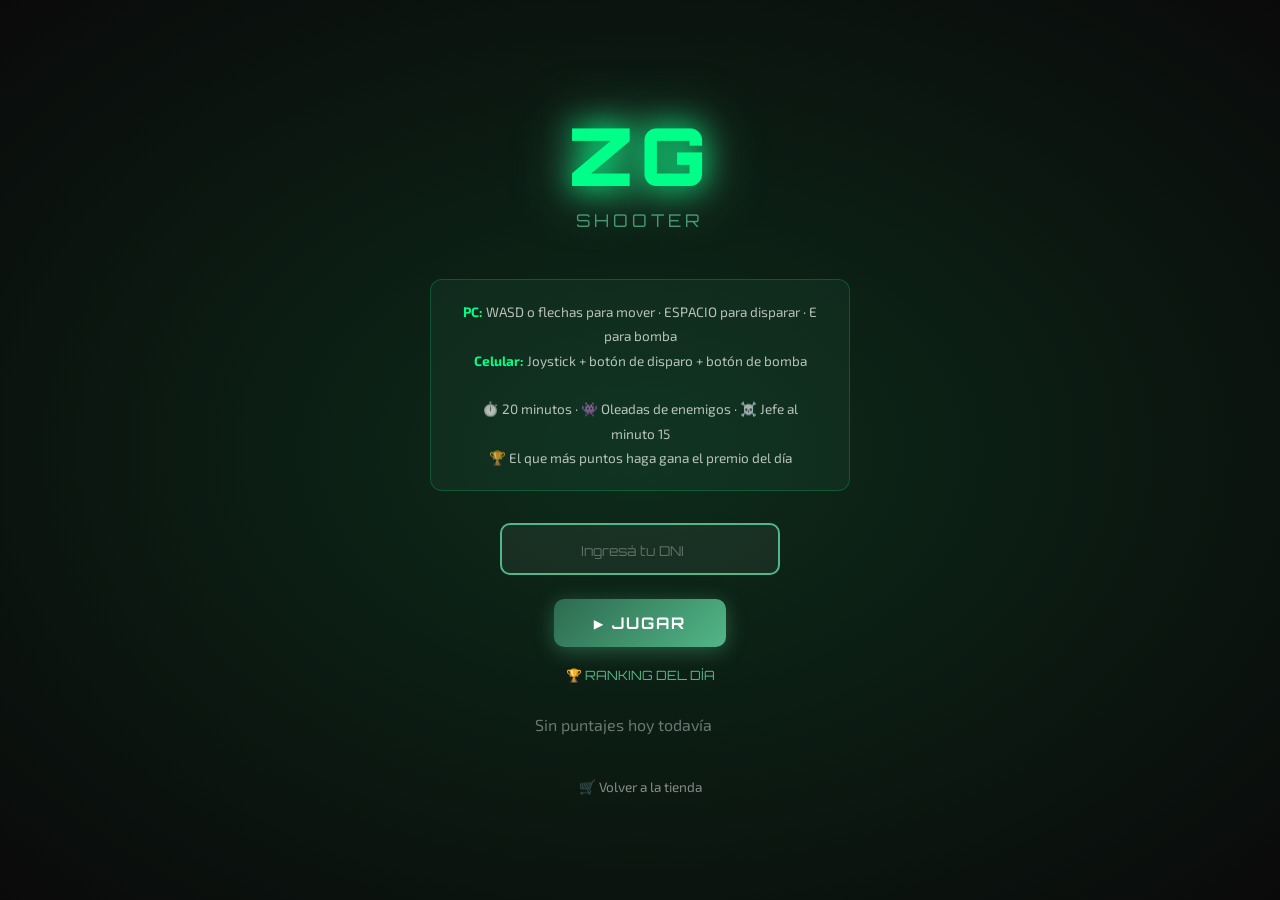
<file: juego.html>
<!DOCTYPE html>
<html lang="es">
<head>
  <meta charset="UTF-8"/>
  <meta name="viewport" content="width=device-width, initial-scale=1.0, user-scalable=no"/>
  <title>ZG Shooter</title>
  <link href="https://fonts.googleapis.com/css2?family=Orbitron:wght@700;900&family=Exo+2:wght@400;600&display=swap" rel="stylesheet"/>
  <link rel="stylesheet" href="juego.css"/>
</head>
<body>

<!-- PANTALLA INICIO -->
<div class="pantalla" id="pantalla-inicio">
  <div class="logo-titulo">ZG</div>
  <div class="subtitulo">SHOOTER</div>
  <div class="instrucciones">
    <p>
      <strong>PC:</strong> WASD o flechas para mover · ESPACIO para disparar · E para bomba<br/>
      <strong>Celular:</strong> Joystick + botón de disparo + botón de bomba<br/><br/>
      ⏱️ 20 minutos · 👾 Oleadas de enemigos · ☠️ Jefe al minuto 15<br/>
      🏆 El que más puntos haga gana el premio del día
    </p>
  </div>
  <input class="input-dni" id="input-dni" type="number" placeholder="Ingresá tu DNI" maxlength="8"/>
  <button class="btn" onclick="iniciarJuego()">▶ JUGAR</button>
  <div style="margin-top:1.2rem;width:90%;max-width:340px;">
    <div style="font-family:'Orbitron',monospace;font-size:0.8rem;color:var(--verde-claro);margin-bottom:0.5rem;text-align:center;">🏆 RANKING DEL DÍA</div>
    <div class="ranking-lista" id="inicio-ranking"></div>
  </div>
  <a href="index.html" style="margin-top:0.8rem;color:rgba(255,255,255,0.5);font-size:0.85rem;text-decoration:none;font-family:'Exo 2',sans-serif;">🛒 Volver a la tienda</a>


</div>

<!-- PANTALLA GAME OVER -->
<div class="pantalla oculta" id="pantalla-gameover">
  <div class="logo-titulo" style="font-size:clamp(1.5rem,5vw,2.5rem);margin-bottom:0.5rem">GAME OVER</div>
  <div id="go-dni" style="color:var(--verde-claro);font-family:'Orbitron',monospace;font-size:0.9rem;margin-bottom:0.5rem;letter-spacing:2px"></div>
  <div class="score-final" id="go-score"></div>
  <div id="go-mensaje" style="color:rgba(255,255,255,0.6);font-size:0.85rem;margin-bottom:1rem;text-align:center"></div>

  <div class="btn-group">
    <button class="btn" onclick="reiniciar()">↺ JUGAR DE NUEVO</button>
    <button class="btn" style="background:rgba(255,255,255,0.05);box-shadow:none;border:1px solid rgba(255,255,255,0.2)" onclick="volverInicio()">⬅ INICIO</button>
    <a href="index.html" class="btn" style="background:rgba(255,255,255,0.05);box-shadow:none;border:1px solid rgba(255,255,255,0.2);text-decoration:none;display:flex;align-items:center;justify-content:center;">🛒 Ir a la tienda</a>
  </div>
</div>

<!-- HUD -->
<div id="hud" style="display:none">
  <a href="index.html" style="color:var(--verde-claro);font-family:'Orbitron',monospace;font-size:0.7rem;text-decoration:none;border:1px solid rgba(82,183,136,0.4);border-radius:6px;padding:0.25rem 0.6rem;white-space:nowrap;">🛒 Tienda</a>
  <div class="hud-item"><span class="hud-label">DNI</span><span class="hud-val" id="hud-dni"></span></div>
  <div class="hud-item"><span class="hud-label">PTS</span><span class="hud-val" id="hud-score">0</span></div>
  <div class="hud-item"><span class="hud-label">OLEADA</span><span class="hud-val" id="hud-oleada">1</span></div>
  <div class="hud-item vidas" id="hud-vidas">♥♥♥</div>
  <div class="hud-item"><span class="hud-label">💣</span><span class="hud-val" id="hud-bombas">10</span></div>
  <div class="hud-item"><span class="hud-label">TIEMPO</span><span class="hud-val tiempo-val" id="hud-tiempo">20:00</span></div>
</div>

<!-- GAS WARNING -->
<div id="gas-warning"></div>

<!-- BOSS WARNING -->
<div id="boss-warning">☠️ JEFE FINAL ☠️</div>

<!-- CANVAS -->
<canvas id="canvas"></canvas>

<!-- CONTROLES MÓVIL -->
<div id="controles-movil">
  <div id="joystick-area"><div id="joystick-thumb"></div></div>
  <div style="display:flex; flex-direction:column; align-items:center; gap:0.6rem; pointer-events:all;">
    <button id="btn-bomba" ontouchstart="usarBomba()" style="width:56px;height:56px;background:radial-gradient(circle, #ffe066, #ffb300);border:3px solid rgba(255,200,0,0.5);border-radius:50%;font-family:'Orbitron',monospace;font-size:0.55rem;font-weight:700;color:#3a2a00;cursor:pointer;box-shadow:0 0 20px rgba(255,180,0,0.5);letter-spacing:1px;">💣</button>
    <div id="joystick-mira-area"><div id="joystick-mira-thumb"></div></div>
  </div>
</div>

<script src="juego.js"></script>
</body>
</html>
</file>
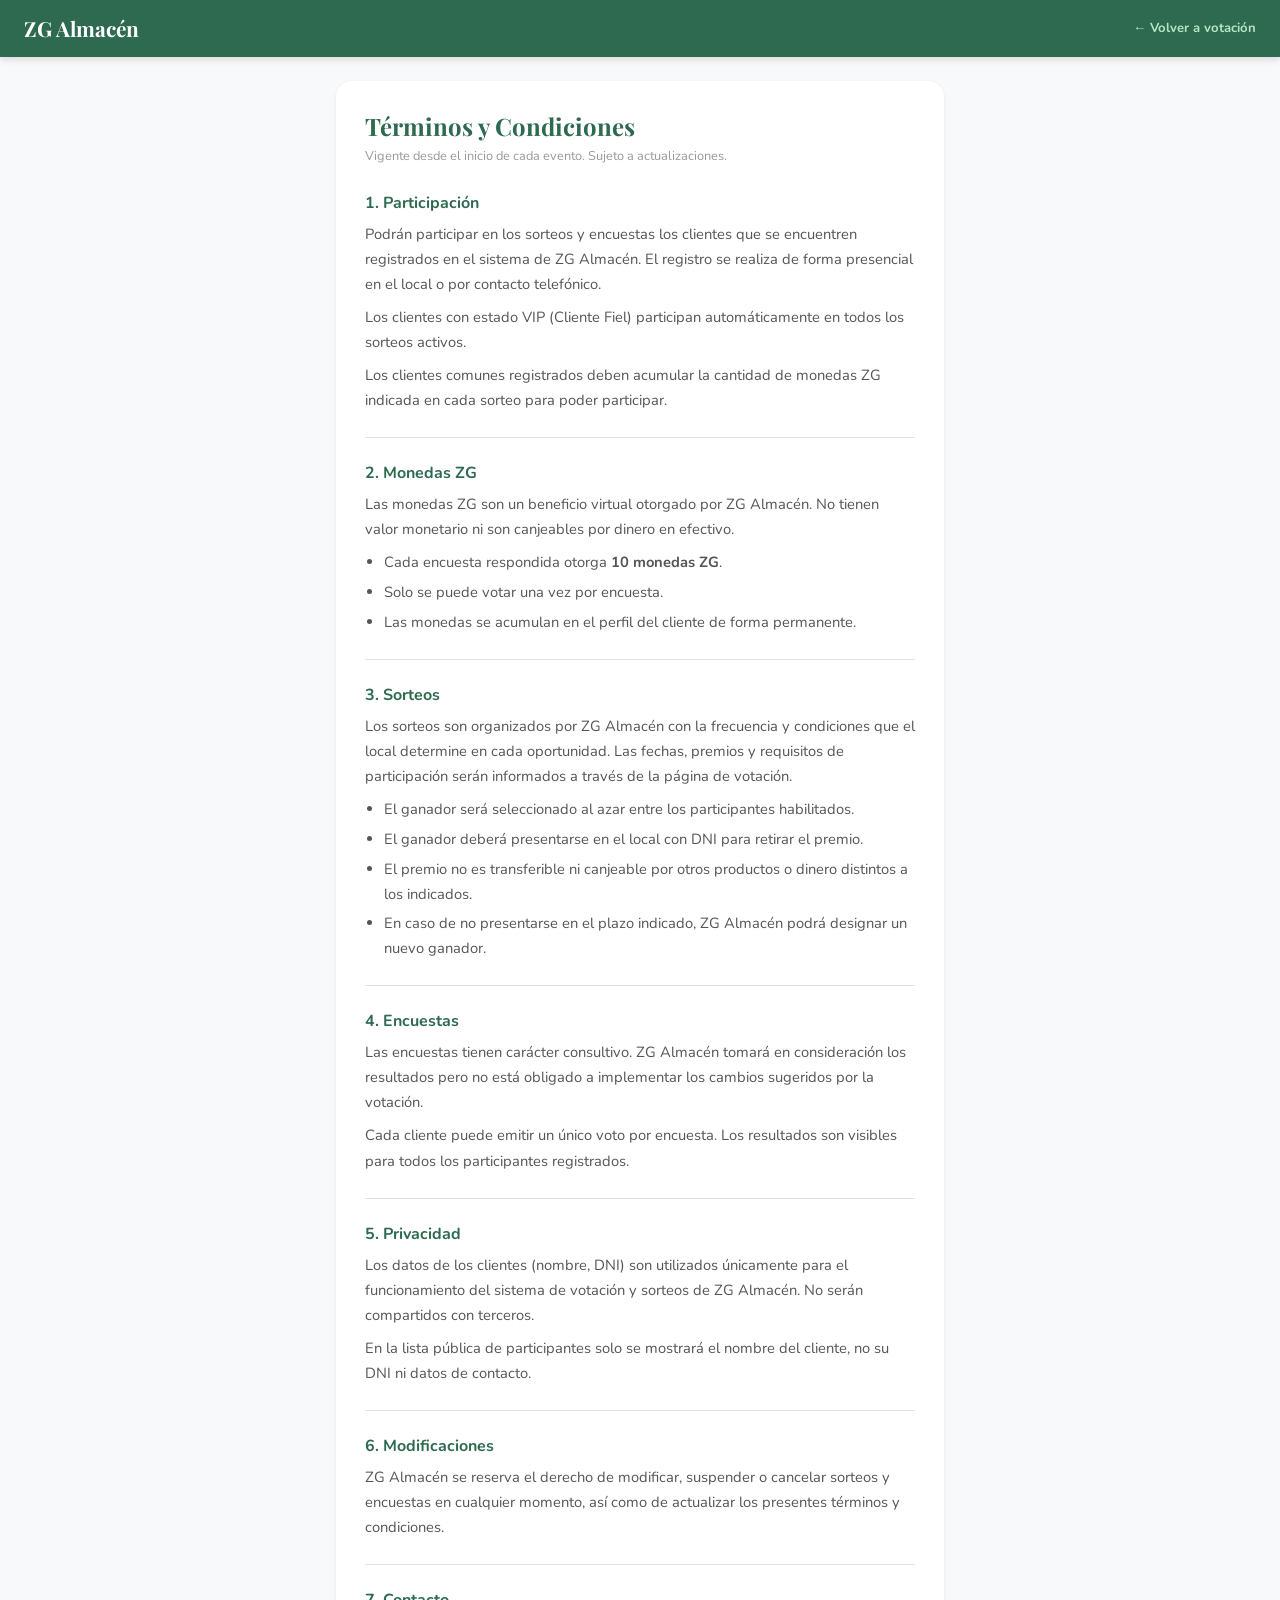
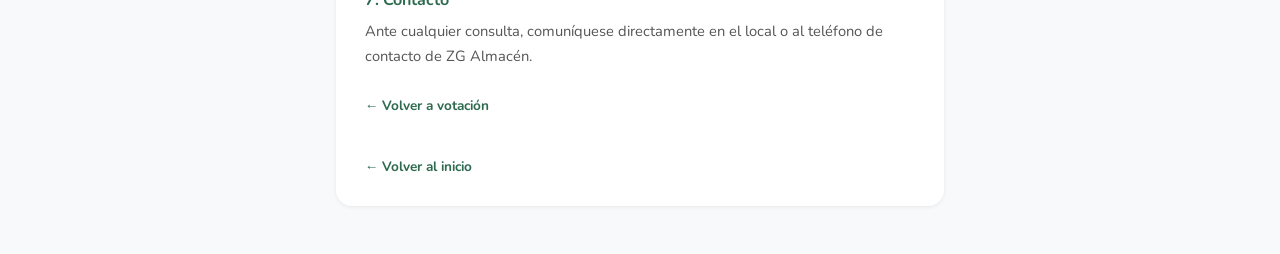
<file: tyc.html>
<!DOCTYPE html>
<html lang="es">
<head>
<meta charset="UTF-8"/>
<meta name="viewport" content="width=device-width, initial-scale=1.0"/>
<title>ZG Almacén — Términos y Condiciones</title>
<link href="https://fonts.googleapis.com/css2?family=Nunito:wght@400;600;700&family=Playfair+Display:wght@700&display=swap" rel="stylesheet"/>
<style>
  :root {
    --verde: #2d6a4f;
    --verde-suave: #b7e4c7;
    --gris: #f8f9fa;
    --borde: #dee2e6;
    --texto: #1b1b1b;
    --texto2: #555;
    --blanco: #ffffff;
  }
  * { box-sizing: border-box; margin: 0; padding: 0; }
  body {
    font-family: 'Nunito', sans-serif;
    background: var(--gris);
    color: var(--texto);
    min-height: 100vh;
  }
  header {
    background: var(--verde);
    padding: 0.9rem 1.5rem;
    display: flex;
    align-items: center;
    justify-content: space-between;
    box-shadow: 0 2px 8px rgba(0,0,0,0.15);
  }
  header h1 {
    font-family: 'Playfair Display', serif;
    color: var(--blanco);
    font-size: 1.3rem;
  }
  header a {
    font-size: 0.82rem;
    color: var(--verde-suave);
    text-decoration: none;
    font-weight: 700;
  }
  .contenedor {
    max-width: 640px;
    margin: 0 auto;
    padding: 1.5rem 1rem 3rem;
  }
  .card {
    background: var(--blanco);
    border-radius: 16px;
    padding: 1.8rem;
    box-shadow: 0 1px 4px rgba(0,0,0,0.07);
  }
  h2 {
    font-family: 'Playfair Display', serif;
    color: var(--verde);
    font-size: 1.5rem;
    margin-bottom: 0.3rem;
  }
  .fecha {
    font-size: 0.8rem;
    color: #999;
    margin-bottom: 1.5rem;
  }
  h3 {
    font-size: 1rem;
    font-weight: 700;
    color: var(--verde);
    margin: 1.4rem 0 0.5rem;
  }
  p {
    font-size: 0.92rem;
    color: var(--texto2);
    line-height: 1.7;
    margin-bottom: 0.5rem;
  }
  ul {
    padding-left: 1.2rem;
    margin-bottom: 0.5rem;
  }
  ul li {
    font-size: 0.92rem;
    color: var(--texto2);
    line-height: 1.7;
    margin-bottom: 0.3rem;
  }
  .divider {
    height: 1px;
    background: var(--borde);
    margin: 1.5rem 0;
  }
  .volver {
    display: inline-block;
    margin-top: 1.2rem;
    font-size: 0.85rem;
    color: var(--verde);
    font-weight: 700;
    text-decoration: none;
    cursor: pointer;
  }
</style>
</head>
<body>

<header>
  <h1>ZG Almacén</h1>
  <a href="votacion.html">← Volver a votación</a>
</header>

<div class="contenedor">
  <div class="card">
    <h2>Términos y Condiciones</h2>
    <p class="fecha">Vigente desde el inicio de cada evento. Sujeto a actualizaciones.</p>

    <h3>1. Participación</h3>
    <p>Podrán participar en los sorteos y encuestas los clientes que se encuentren registrados en el sistema de ZG Almacén. El registro se realiza de forma presencial en el local o por contacto telefónico.</p>
    <p>Los clientes con estado VIP (Cliente Fiel) participan automáticamente en todos los sorteos activos.</p>
    <p>Los clientes comunes registrados deben acumular la cantidad de monedas ZG indicada en cada sorteo para poder participar.</p>

    <div class="divider"></div>

    <h3>2. Monedas ZG</h3>
    <p>Las monedas ZG son un beneficio virtual otorgado por ZG Almacén. No tienen valor monetario ni son canjeables por dinero en efectivo.</p>
    <ul>
      <li>Cada encuesta respondida otorga <strong>10 monedas ZG</strong>.</li>
      <li>Solo se puede votar una vez por encuesta.</li>
      <li>Las monedas se acumulan en el perfil del cliente de forma permanente.</li>
    </ul>

    <div class="divider"></div>

    <h3>3. Sorteos</h3>
    <p>Los sorteos son organizados por ZG Almacén con la frecuencia y condiciones que el local determine en cada oportunidad. Las fechas, premios y requisitos de participación serán informados a través de la página de votación.</p>
    <ul>
      <li>El ganador será seleccionado al azar entre los participantes habilitados.</li>
      <li>El ganador deberá presentarse en el local con DNI para retirar el premio.</li>
      <li>El premio no es transferible ni canjeable por otros productos o dinero distintos a los indicados.</li>
      <li>En caso de no presentarse en el plazo indicado, ZG Almacén podrá designar un nuevo ganador.</li>
    </ul>

    <div class="divider"></div>

    <h3>4. Encuestas</h3>
    <p>Las encuestas tienen carácter consultivo. ZG Almacén tomará en consideración los resultados pero no está obligado a implementar los cambios sugeridos por la votación.</p>
    <p>Cada cliente puede emitir un único voto por encuesta. Los resultados son visibles para todos los participantes registrados.</p>

    <div class="divider"></div>

    <h3>5. Privacidad</h3>
    <p>Los datos de los clientes (nombre, DNI) son utilizados únicamente para el funcionamiento del sistema de votación y sorteos de ZG Almacén. No serán compartidos con terceros.</p>
    <p>En la lista pública de participantes solo se mostrará el nombre del cliente, no su DNI ni datos de contacto.</p>

    <div class="divider"></div>

    <h3>6. Modificaciones</h3>
    <p>ZG Almacén se reserva el derecho de modificar, suspender o cancelar sorteos y encuestas en cualquier momento, así como de actualizar los presentes términos y condiciones.</p>

    <div class="divider"></div>

    <h3>7. Contacto</h3>
    <p>Ante cualquier consulta, comuníquese directamente en el local o al teléfono de contacto de ZG Almacén.</p>

    <a class="volver" href="votacion.html">← Volver a votación</a>
    <br><br>
    <a class="volver" href="index.html">← Volver al inicio</a>
  </div>
</div>

</body>
</html>
</file>
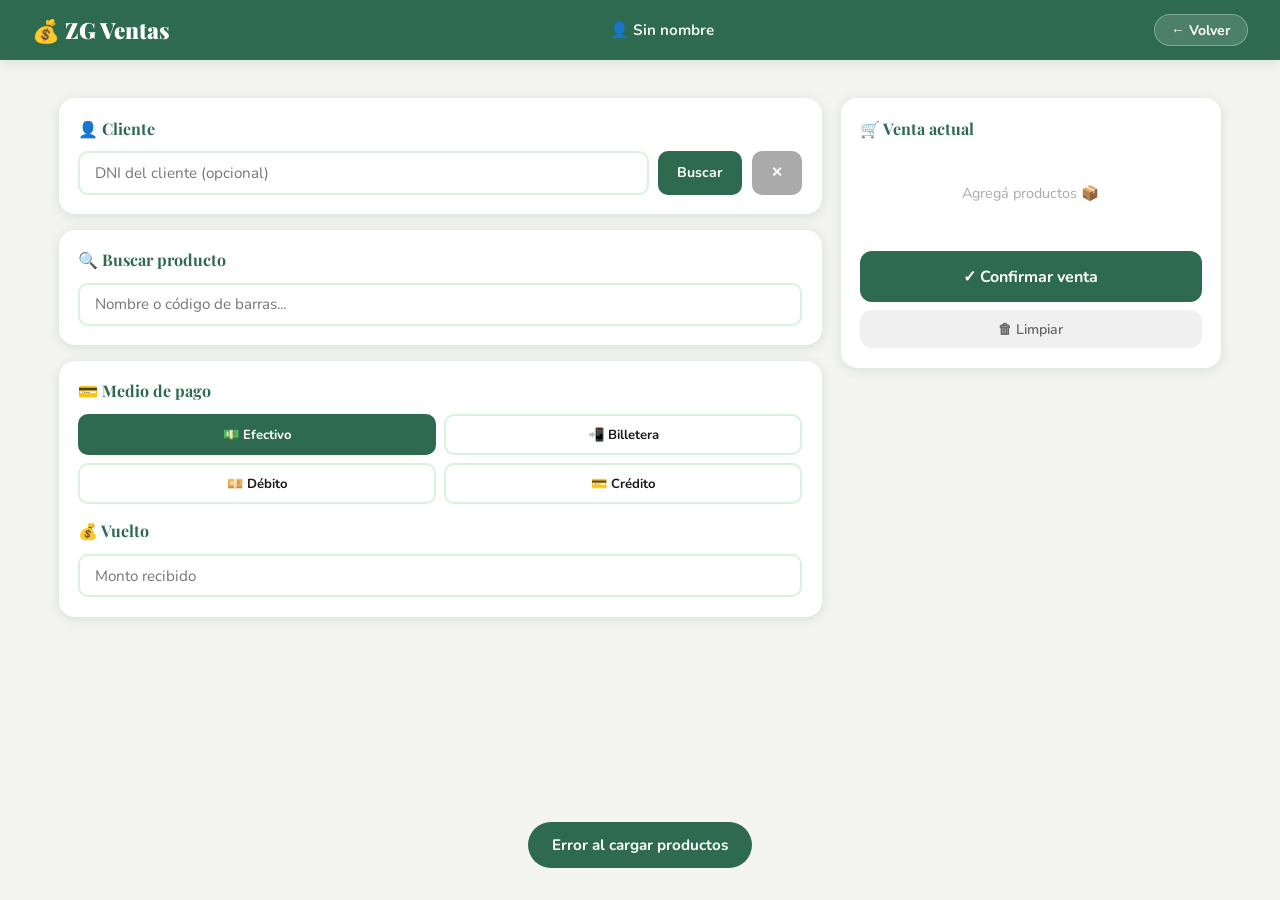
<file: ventas.html>
<!DOCTYPE html>
<html lang="es">
<head>
  <meta charset="UTF-8"/>
  <meta name="viewport" content="width=device-width, initial-scale=1.0"/>
  <title>ZG Ventas</title>
  <link href="https://fonts.googleapis.com/css2?family=Playfair+Display:wght@700;900&family=Nunito:wght@400;600;700&display=swap" rel="stylesheet"/>
  <style>
    :root {
      --verde: #2d6a4f; --verde-claro: #52b788; --verde-suave: #d8f3dc;
      --blanco: #ffffff; --gris: #f4f4f0; --texto: #1b1b1b; --sombra: rgba(45,106,79,0.15);
      --rojo: #e63946; --amarillo: #f4a261;
    }
    * { margin: 0; padding: 0; box-sizing: border-box; }
    body { font-family: 'Nunito', sans-serif; background: var(--gris); color: var(--texto); }

    header { background: var(--verde); color: white; padding: 0 2rem; height: 60px; display: flex; align-items: center; justify-content: space-between; box-shadow: 0 2px 12px var(--sombra); }
    .logo { font-family: 'Playfair Display', serif; font-size: 1.4rem; font-weight: 900; display: flex; align-items: center; gap: 8px; }
    .back-btn { background: rgba(255,255,255,0.15); color: white; border: 1px solid rgba(255,255,255,0.3); border-radius: 20px; padding: 0.35rem 1rem; font-family: 'Nunito', sans-serif; font-weight: 700; font-size: 0.88rem; cursor: pointer; text-decoration: none; }
    .back-btn:hover { background: rgba(255,255,255,0.25); }

    .layout { display: grid; grid-template-columns: 1fr 380px; gap: 1.2rem; padding: 1.2rem; max-width: 1200px; margin: 0 auto; }

    /* PANEL IZQUIERDO */
    .panel-izq { display: flex; flex-direction: column; gap: 1rem; }

    .card { background: white; border-radius: 16px; padding: 1.2rem; box-shadow: 0 2px 12px var(--sombra); }
    .card-titulo { font-family: 'Playfair Display', serif; font-size: 1rem; color: var(--verde); margin-bottom: 0.8rem; font-weight: 700; }

    /* DNI */
    .dni-row { display: flex; gap: 0.6rem; }
    .input-field { flex: 1; border: 2px solid var(--verde-suave); border-radius: 10px; padding: 0.6rem 0.9rem; font-family: 'Nunito', sans-serif; font-size: 0.95rem; outline: none; transition: border-color 0.2s; }
    .input-field:focus { border-color: var(--verde); }
    .btn-verde { background: var(--verde); color: white; border: none; border-radius: 10px; padding: 0.6rem 1.2rem; font-family: 'Nunito', sans-serif; font-weight: 700; font-size: 0.88rem; cursor: pointer; white-space: nowrap; transition: background 0.2s; }
    .btn-verde:hover { background: var(--verde-claro); color: var(--verde); }
    .cliente-info { margin-top: 0.6rem; background: var(--verde-suave); border-radius: 10px; padding: 0.5rem 0.8rem; font-size: 0.88rem; color: var(--verde); font-weight: 700; display: none; }
    .cliente-info.visible { display: block; }

    /* BUSCADOR */
    .buscador-wrap { position: relative; }
    .buscador-wrap input { width: 100%; }
    .sugerencias { position: absolute; top: 100%; left: 0; right: 0; background: white; border-radius: 10px; box-shadow: 0 4px 20px rgba(0,0,0,0.12); z-index: 50; max-height: 260px; overflow-y: auto; display: none; }
    .sugerencias.open { display: block; }
    .sugerencia-item { display: flex; align-items: center; gap: 0.8rem; padding: 0.6rem 1rem; cursor: pointer; border-bottom: 1px solid #f0f0f0; transition: background 0.15s; }
    .sugerencia-item:hover { background: var(--verde-suave); }
    .sug-nombre { font-weight: 700; font-size: 0.9rem; }
    .sug-precio { font-size: 0.8rem; color: var(--verde); font-weight: 600; }
    .sug-oferta { font-size: 0.75rem; color: var(--rojo); font-weight: 600; }

    /* MEDIO DE PAGO */
    .medios { display: grid; grid-template-columns: repeat(2, 1fr); gap: 0.5rem; }
    .medio-btn { border: 2px solid var(--verde-suave); border-radius: 10px; padding: 0.6rem; font-family: 'Nunito', sans-serif; font-weight: 700; font-size: 0.82rem; cursor: pointer; background: white; color: var(--texto); transition: all 0.15s; text-align: center; }
    .medio-btn.activo { border-color: var(--verde); background: var(--verde); color: white; }
    .medio-btn:hover:not(.activo) { border-color: var(--verde-claro); background: var(--verde-suave); }

    /* VUELTO */
    .vuelto-wrap { display: none; }
    .vuelto-wrap.visible { display: block; }
    .vuelto-row { display: flex; gap: 0.6rem; margin-top: 0.5rem; }
    .vuelto-resultado { margin-top: 0.6rem; background: var(--verde-suave); border-radius: 10px; padding: 0.6rem 0.9rem; font-weight: 700; color: var(--verde); font-size: 1rem; display: none; }
    .vuelto-resultado.visible { display: block; }

    /* PANEL DERECHO - CARRITO */
    .panel-der { position: sticky; top: 1.2rem; height: fit-content; }
    .carrito-vacio { text-align: center; color: #aaa; padding: 2rem 0; font-size: 0.9rem; }
    .venta-item { display: flex; align-items: center; gap: 0.6rem; padding: 0.6rem 0; border-bottom: 1px solid #f0f0f0; }
    .vi-info { flex: 1; }
    .vi-nombre { font-weight: 700; font-size: 0.88rem; }
    .vi-precio { font-size: 0.8rem; color: var(--verde); font-weight: 600; }
    .vi-desc { font-size: 0.73rem; color: var(--rojo); font-weight: 600; }
    .vi-controles { display: flex; align-items: center; gap: 5px; }
    .ctrl { background: var(--verde-suave); border: none; border-radius: 7px; width: 26px; height: 26px; font-size: 1rem; cursor: pointer; color: var(--verde); font-weight: 700; }
    .ctrl:hover { background: var(--verde); color: white; }
    .vi-cant { font-weight: 700; min-width: 18px; text-align: center; font-size: 0.9rem; }

    .resumen { border-top: 2px solid var(--verde-suave); padding-top: 0.8rem; margin-top: 0.5rem; }
    .res-linea { display: flex; justify-content: space-between; font-size: 0.9rem; padding: 0.2rem 0; color: #555; }
    .res-linea.desc { color: var(--rojo); font-weight: 600; }
    .res-linea.vip { color: var(--amarillo); font-weight: 600; }
    .res-linea.total { font-family: 'Playfair Display', serif; font-size: 1.3rem; color: var(--verde); font-weight: 700; border-top: 1px solid #eee; margin-top: 0.4rem; padding-top: 0.4rem; }

    .btn-confirmar { width: 100%; background: var(--verde); color: white; border: none; border-radius: 12px; padding: 0.9rem; font-family: 'Nunito', sans-serif; font-weight: 700; font-size: 1rem; cursor: pointer; margin-top: 1rem; transition: background 0.2s; }
    .btn-confirmar:hover { background: var(--verde-claro); color: var(--verde); }
    .btn-limpiar { width: 100%; background: #f0f0f0; color: #666; border: none; border-radius: 12px; padding: 0.6rem; font-family: 'Nunito', sans-serif; font-weight: 600; font-size: 0.88rem; cursor: pointer; margin-top: 0.5rem; }

    /* OVERLAY CONFIRMACIÓN */
    .overlay { display: none; position: fixed; inset: 0; background: rgba(0,0,0,0.5); z-index: 300; align-items: center; justify-content: center; padding: 1rem; }
    .overlay.open { display: flex; }
    .confirm-panel { background: white; width: 100%; max-width: 420px; border-radius: 20px; padding: 1.5rem; animation: slideUp 0.3s ease; }
    @keyframes slideUp { from { transform: translateY(20px); opacity: 0; } to { transform: translateY(0); opacity: 1; } }
    .confirm-panel h3 { font-family: 'Playfair Display', serif; font-size: 1.3rem; color: var(--verde); margin-bottom: 1rem; padding-bottom: 0.8rem; border-bottom: 2px solid var(--verde-suave); }
    .confirm-item { display: flex; justify-content: space-between; padding: 0.35rem 0; font-size: 0.88rem; border-bottom: 1px solid #f5f5f5; }
    .confirm-total { display: flex; justify-content: space-between; font-family: 'Playfair Display', serif; font-size: 1.3rem; color: var(--verde); font-weight: 700; margin-top: 0.8rem; padding-top: 0.8rem; border-top: 2px solid var(--verde-suave); }
    .confirm-medio { background: var(--verde-suave); border-radius: 10px; padding: 0.5rem 0.8rem; font-size: 0.88rem; color: var(--verde); font-weight: 700; margin: 0.8rem 0; text-align: center; }
    .btn-ok { width: 100%; background: var(--verde); color: white; border: none; border-radius: 12px; padding: 0.8rem; font-family: 'Nunito', sans-serif; font-weight: 700; font-size: 1rem; cursor: pointer; margin-top: 0.8rem; }
    .btn-cancelar { width: 100%; background: #f0f0f0; color: #666; border: none; border-radius: 12px; padding: 0.6rem; font-family: 'Nunito', sans-serif; font-weight: 600; font-size: 0.9rem; cursor: pointer; margin-top: 0.4rem; }

    /* TOAST */
    .toast { position: fixed; bottom: 2rem; left: 50%; transform: translateX(-50%) translateY(100px); background: var(--verde); color: white; padding: 0.8rem 1.5rem; border-radius: 25px; font-weight: 700; font-size: 0.95rem; z-index: 500; transition: transform 0.3s ease; white-space: nowrap; }
    .toast.show { transform: translateX(-50%) translateY(0); }

    /* ALERTAS VENCIMIENTO */
    .alertas-panel { background: white; border-radius: 16px; padding: 1.2rem; box-shadow: 0 2px 12px var(--sombra); border-left: 4px solid var(--rojo); margin-bottom: 1rem; }
    .alertas-titulo { font-family: 'Playfair Display', serif; font-size: 1rem; color: var(--rojo); margin-bottom: 0.8rem; font-weight: 700; }
    .alerta-item { display: flex; justify-content: space-between; align-items: center; padding: 0.4rem 0; border-bottom: 1px solid #f5f5f5; font-size: 0.88rem; }
    .alerta-item:last-child { border-bottom: none; }
    .alerta-nombre { font-weight: 700; color: var(--texto); }
    .alerta-fecha { font-size: 0.8rem; color: #888; }
    .alerta-dias { font-weight: 700; padding: 0.2rem 0.6rem; border-radius: 10px; font-size: 0.78rem; }
    .alerta-dias.vencido { background: #fde; color: var(--rojo); }
    .alerta-dias.urgente { background: #fff3e0; color: #e65100; }
    .alerta-dias.proximo { background: #fffde7; color: #f57f17; }
    .alertas-vacio { font-size: 0.88rem; color: #aaa; text-align: center; padding: 0.5rem 0; }

    @media (max-width: 700px) {
      .layout { grid-template-columns: 1fr; }
      .panel-der { position: static; }
    }
  </style>
</head>
<body>

<header>
  <div class="logo">&#x1F4B0; ZG Ventas</div>
  <div id="vendedor-nombre" style="color:rgba(255,255,255,0.9);font-weight:700;font-size:0.95rem;"></div>
  <a class="back-btn" href="index.html">&#x2190; Volver</a>
</header>

<div style="padding: 1.2rem 1.2rem 0; max-width: 1200px; margin: 0 auto;">
  <div id="alertas-vencimiento" style="display:none" class="alertas-panel">
    <div class="alertas-titulo">⚠️ Productos por vencer</div>
    <div id="alertas-lista"></div>
  </div>
</div>

<div class="layout">

    <!-- PANEL IZQUIERDO -->
    <div class="panel-izq">

    <!-- DNI -->
    <div class="card">
      <div class="card-titulo">&#x1F464; Cliente</div>
      <div class="dni-row">
        <input class="input-field" id="dni-input" type="number" placeholder="DNI del cliente (opcional)"/>
        <button class="btn-verde" onclick="buscarCliente()">Buscar</button>
        <button class="btn-verde" style="background:#aaa" onclick="limpiarCliente()">&#x2715;</button>
      </div>
      <div class="cliente-info" id="cliente-info"></div>
    </div>

    <!-- BUSCADOR DE PRODUCTOS -->
    <div class="card">
      <div class="card-titulo">&#x1F50D; Buscar producto</div>
      <div class="buscador-wrap">
        <input class="input-field" id="buscador" type="text" placeholder="Nombre o c&#243;digo de barras..." autocomplete="off" oninput="buscarProducto()" onkeydown="buscadorKeydown(event)"/>
        <div class="sugerencias" id="sugerencias"></div>
      </div>
    </div>

    <!-- MEDIO DE PAGO -->
    <div class="card">
      <div class="card-titulo">&#x1F4B3; Medio de pago</div>
      <div class="medios">
        <button class="medio-btn activo" onclick="seleccionarMedio('Efectivo', this)">&#x1F4B5; Efectivo</button>
        <button class="medio-btn" onclick="seleccionarMedio('Transferencia / Billetera', this)">&#x1F4F2; Billetera</button>
        <button class="medio-btn" onclick="seleccionarMedio('Tarjeta débito', this)">&#x1F4B4; Débito</button>
        <button class="medio-btn" onclick="seleccionarMedio('Tarjeta crédito', this)">&#x1F4B3; Crédito</button>
      </div>

      <!-- VUELTO -->
      <div class="vuelto-wrap" id="vuelto-wrap">
        <div class="card-titulo" style="margin-top:1rem">&#x1F4B0; Vuelto</div>
        <div class="vuelto-row">
          <input class="input-field" id="pago-input" type="number" placeholder="Monto recibido" oninput="calcularVuelto()"/>
        </div>
        <div class="vuelto-resultado" id="vuelto-resultado"></div>
      </div>
    </div>

  </div>

  <!-- PANEL DERECHO - CARRITO -->
  <div class="panel-der">
    <div class="card">
      <div class="card-titulo">&#x1F6D2; Venta actual</div>
      <div id="venta-items"><div class="carrito-vacio">Agregá productos &#x1F4E6;</div></div>
      <div id="venta-resumen"></div>
      <button class="btn-confirmar" onclick="abrirConfirm()">&#x2713; Confirmar venta</button>
      <button class="btn-limpiar" onclick="limpiarVenta()">&#x1F5D1; Limpiar</button>
    </div>
  </div>
</div>

<!-- OVERLAY CONFIRMACIÓN -->
<div class="overlay" id="overlay-confirm">
  <div class="confirm-panel">
    <h3>&#x1F9FE; Confirm&#225; la venta</h3>
    <div id="confirm-detalle"></div>
    <button class="btn-ok" onclick="confirmarVenta()">&#x2713; Registrar venta</button>
    <button class="btn-cancelar" onclick="cerrarConfirm()">&#x2190; Volver</button>
  </div>
</div>

<div class="toast" id="toast"></div>

<script>
  const SCRIPT_URL = "https://script.google.com/macros/s/AKfycbzqiIkI95vdhrzDXKBvelDrnPXNhHdgiD-BI04wQjqom-j-JCiIByFX9BiNNo7OC9pa/exec";
  const SHEET_URL = "https://docs.google.com/spreadsheets/d/e/2PACX-1vSv3S0-9lg6rTpkSbV5bdO-5jFbnC5agixFaFAG0pzR6cmruw8neU6tc7Vf-1Uufqj9JfDngA5YIusK/pub?gid=0&single=true&output=csv";

  const DESC_VOLUMEN_3 = 2;
  const DESC_VOLUMEN_6 = 4;
  const DESC_FIEL = 5;

  let productos = [];
  let carrito = {};
  let clienteActual = null;
  let medioPago = 'Efectivo';
  let ventaEnviando = false;

  let vendedorActual = '';

  // Leer vendedor de la URL
  const urlParams = new URLSearchParams(window.location.search);
  vendedorActual = urlParams.get('vendedor') || 'Sin nombre';
  document.getElementById('vendedor-nombre').textContent = '👤 ' + vendedorActual;

  // ===== CARGAR PRODUCTOS =====
  async function cargarProductos() {
    try {
      const res = await fetch(SHEET_URL);
      const text = await res.text();
      const lineas = text.trim().split('\n').slice(1);
      productos = lineas.filter(l => l.trim()).map(linea => {
        const p = parsearCSV(linea);
        return {
          id: parseInt(p[0]),
          nombre: (p[1] || '').trim(),
          emoji: (p[2] || '').trim(),
          precio: parseInt(p[3]) || 0,
          cat: (p[4] || '').trim(),
          desc: (p[5] || '').trim(),
          oferta: parseInt(p[6]) || 0,
          barcode: (p[8] || '').trim()
        };
      });
    } catch(e) {
      mostrarToast('Error al cargar productos');
    }
  }

  function parsearCSV(linea) {
    const r = []; let a = ''; let q = false;
    for (let c of linea) {
      if (c === '"') q = !q;
      else if (c === ',' && !q) { r.push(a); a = ''; }
      else a += c;
    }
    r.push(a); return r;
  }

  // ===== CLIENTE =====
  async function buscarCliente() {
    const dni = document.getElementById('dni-input').value.trim();
    if (!dni || dni.length < 7) { mostrarToast('DNI inválido'); return; }
    mostrarToast('Buscando...');
    try {
      const res = await fetch(SCRIPT_URL + '?accion=cliente&dni=' + encodeURIComponent(dni));
      const text = await res.text();
      const data = JSON.parse(text);
      const info = document.getElementById('cliente-info');
      if (data.encontrado) {
        clienteActual = {
          dni: data.dni.toString(),
          nombre: data.nombre,
          clienteFiel: data.clienteFiel === true || data.clienteFiel === 'true'
        };
        info.innerHTML = (clienteActual.clienteFiel ? '⭐ ' : '👤 ') + clienteActual.nombre + (clienteActual.clienteFiel ? ' — Cliente VIP' : '');
        info.classList.add('visible');
        mostrarToast(clienteActual.clienteFiel ? '⭐ Cliente VIP encontrado' : 'Cliente encontrado');
      } else {
        clienteActual = { dni, nombre: 'Sin nombre', clienteFiel: false };
        info.innerHTML = '👤 DNI ' + dni + ' (no registrado)';
        info.classList.add('visible');
        mostrarToast('DNI no registrado');
      }
    } catch(e) {
      mostrarToast('Error al buscar cliente');
      clienteActual = { dni, nombre: 'Sin nombre', clienteFiel: false };
    }
    renderCarrito();
  }

  function limpiarCliente() {
    clienteActual = null;
    document.getElementById('dni-input').value = '';
    const info = document.getElementById('cliente-info');
    info.classList.remove('visible');
    renderCarrito();
  }

  // ===== BUSCADOR =====
  function buscarProducto() {
    const q = document.getElementById('buscador').value.trim().toLowerCase();
    const sug = document.getElementById('sugerencias');
    if (!q) { sug.classList.remove('open'); return; }

    const resultados = productos.filter(p =>
      p.nombre.toLowerCase().includes(q) ||
      (p.barcode && p.barcode.includes(q))
    ).slice(0, 8);

    if (resultados.length === 0) { sug.classList.remove('open'); return; }

    sug.innerHTML = resultados.map(p => `
      <div class="sugerencia-item" onclick="agregarProducto(${p.id})">
        <div>
          <div class="sug-nombre">${p.nombre}</div>
          <div class="sug-precio">$${p.precio.toLocaleString('es-AR')}</div>
          ${p.oferta > 0 ? `<div class="sug-oferta">🔥 ${p.oferta}% OFF</div>` : ''}
        </div>
      </div>
    `).join('');
    sug.classList.add('open');
  }

  function buscadorKeydown(e) {
    if (e.key === 'Enter') {
      const items = document.querySelectorAll('.sugerencia-item');
      if (items.length === 1) items[0].click();
    }
    if (e.key === 'Escape') document.getElementById('sugerencias').classList.remove('open');
  }

  document.addEventListener('click', e => {
    if (!e.target.closest('.buscador-wrap')) {
      document.getElementById('sugerencias').classList.remove('open');
    }
  });

  function agregarProducto(id) {
    carrito[id] = (carrito[id] || 0) + 1;
    document.getElementById('buscador').value = '';
    document.getElementById('sugerencias').classList.remove('open');
    renderCarrito();
    mostrarToast('Producto agregado ✓');
  }

  // ===== MEDIO DE PAGO =====
  function seleccionarMedio(medio, btn) {
    medioPago = medio;
    document.querySelectorAll('.medio-btn').forEach(b => b.classList.remove('activo'));
    btn.classList.add('activo');
    const vueltoWrap = document.getElementById('vuelto-wrap');
    if (medio === 'Efectivo') {
      vueltoWrap.classList.add('visible');
    } else {
      vueltoWrap.classList.remove('visible');
      document.getElementById('vuelto-resultado').classList.remove('visible');
    }
  }

  function calcularVuelto() {
    const total = calcularTotales().total;
    const pago = parseInt(document.getElementById('pago-input').value) || 0;
    const res = document.getElementById('vuelto-resultado');
    if (pago > 0) {
      const vuelto = pago - total;
      res.textContent = vuelto >= 0
        ? '💵 Vuelto: $' + vuelto.toLocaleString('es-AR')
        : '⚠️ Falta: $' + Math.abs(vuelto).toLocaleString('es-AR');
      res.classList.add('visible');
    } else {
      res.classList.remove('visible');
    }
  }

  // ===== CARRITO =====
  function cambiarCant(id, delta) {
    carrito[id] = (carrito[id] || 0) + delta;
    if (carrito[id] <= 0) delete carrito[id];
    renderCarrito();
    calcularVuelto();
  }

  function calcularTotales() {
    const ids = Object.keys(carrito).filter(id => carrito[id] > 0);
    const esFiel = clienteActual && clienteActual.clienteFiel;
    let subtotal = 0, descOferta = 0, descVolumen = 0;

    ids.forEach(id => {
      const p = productos.find(x => x.id == id);
      const cant = carrito[id];
      const precioBase = p.precio * cant;
      subtotal += precioBase;
      if (p.oferta > 0) descOferta += Math.round(precioBase * p.oferta / 100);
      if (!esFiel) {
        let pct = cant >= 6 ? DESC_VOLUMEN_6 : cant >= 3 ? DESC_VOLUMEN_3 : 0;
        if (pct > 0) {
          const postOferta = precioBase - (p.oferta > 0 ? Math.round(precioBase * p.oferta / 100) : 0);
          descVolumen += Math.round(postOferta * pct / 100);
        }
      }
    });

    let descFiel = 0;
    if (esFiel) {
      descFiel = Math.round((subtotal - descOferta) * DESC_FIEL / 100);
    }
    const total = subtotal - descOferta - descVolumen - descFiel;
    return { subtotal, descOferta, descVolumen, descFiel, total };
  }

  function renderCarrito() {
    const ids = Object.keys(carrito).filter(id => carrito[id] > 0);
    const itemsEl = document.getElementById('venta-items');
    const resumenEl = document.getElementById('venta-resumen');

    if (ids.length === 0) {
      itemsEl.innerHTML = '<div class="carrito-vacio">Agregá productos 📦</div>';
      resumenEl.innerHTML = '';
      return;
    }

    const esFiel = clienteActual && clienteActual.clienteFiel;

    itemsEl.innerHTML = ids.map(id => {
      const p = productos.find(x => x.id == id);
      const cant = carrito[id];
      let descInfo = '';
      if (p.oferta > 0) descInfo += `<div class="vi-desc">🔥 ${p.oferta}% OFF</div>`;
      if (!esFiel) {
        const pct = cant >= 6 ? DESC_VOLUMEN_6 : cant >= 3 ? DESC_VOLUMEN_3 : 0;
        if (pct > 0) descInfo += `<div class="vi-desc">↓ ${pct}% volumen</div>`;
      }
      return `<div class="venta-item">
        <div class="vi-info">
          <div class="vi-nombre">${p.nombre}</div>
          <div class="vi-precio">$${p.precio.toLocaleString('es-AR')} x${cant}</div>
          ${descInfo}
        </div>
        <div class="vi-controles">
          <button class="ctrl" onclick="cambiarCant(${id}, -1)">−</button>
          <span class="vi-cant">${cant}</span>
          <button class="ctrl" onclick="cambiarCant(${id}, 1)">+</button>
        </div>
      </div>`;
    }).join('');

    const t = calcularTotales();
    resumenEl.innerHTML = `
      <div class="resumen">
        <div class="res-linea"><span>Subtotal</span><span>$${t.subtotal.toLocaleString('es-AR')}</span></div>
        ${t.descOferta > 0 ? `<div class="res-linea desc"><span>🔥 Ofertas</span><span>-$${t.descOferta.toLocaleString('es-AR')}</span></div>` : ''}
        ${t.descVolumen > 0 ? `<div class="res-linea desc"><span>↓ Volumen</span><span>-$${t.descVolumen.toLocaleString('es-AR')}</span></div>` : ''}
        ${t.descFiel > 0 ? `<div class="res-linea vip"><span>⭐ VIP (5%)</span><span>-$${t.descFiel.toLocaleString('es-AR')}</span></div>` : ''}
        <div class="res-linea total"><span>Total</span><span>$${t.total.toLocaleString('es-AR')}</span></div>
      </div>`;
  }

  function limpiarVenta() {
    if (Object.keys(carrito).length === 0) return;
    if (!confirm('¿Limpiar la venta actual?')) return;
    carrito = {};
    limpiarCliente();
    document.getElementById('pago-input') && (document.getElementById('pago-input').value = '');
    document.getElementById('vuelto-resultado').classList.remove('visible');
    renderCarrito();
  }

  // ===== CONFIRMACIÓN =====
  function abrirConfirm() {
    const ids = Object.keys(carrito).filter(id => carrito[id] > 0);
    if (ids.length === 0) { mostrarToast('El carrito está vacío'); return; }
    const t = calcularTotales();

    let html = '';
    if (clienteActual) {
      html += `<div style="background:var(--verde-suave);border-radius:10px;padding:0.5rem 0.8rem;margin-bottom:0.8rem;font-weight:700;color:var(--verde);font-size:0.9rem;">
        ${clienteActual.clienteFiel ? '⭐' : '👤'} ${clienteActual.nombre}
      </div>`;
    }

    ids.forEach(id => {
      const p = productos.find(x => x.id == id);
      html += `<div class="confirm-item">
        <span>${p.nombre} x${carrito[id]}</span>
        <span>$${(p.precio * carrito[id]).toLocaleString('es-AR')}</span>
      </div>`;
    });

    if (t.descOferta > 0) html += `<div class="confirm-item" style="color:var(--rojo)"><span>🔥 Ofertas</span><span>-$${t.descOferta.toLocaleString('es-AR')}</span></div>`;
    if (t.descVolumen > 0) html += `<div class="confirm-item" style="color:var(--rojo)"><span>↓ Volumen</span><span>-$${t.descVolumen.toLocaleString('es-AR')}</span></div>`;
    if (t.descFiel > 0) html += `<div class="confirm-item" style="color:var(--amarillo)"><span>⭐ VIP</span><span>-$${t.descFiel.toLocaleString('es-AR')}</span></div>`;

    html += `<div class="confirm-total"><span>Total</span><span>$${t.total.toLocaleString('es-AR')}</span></div>`;
    html += `<div class="confirm-medio">💳 ${medioPago}</div>`;

    document.getElementById('confirm-detalle').innerHTML = html;
    document.getElementById('overlay-confirm').classList.add('open');
  }

  function cerrarConfirm() {
    document.getElementById('overlay-confirm').classList.remove('open');
  }

  async function confirmarVenta() {
    if (ventaEnviando) return;
    ventaEnviando = true;
    const btnOk = document.querySelector('.btn-ok');
    btnOk.textContent = 'Guardando...';
    btnOk.style.opacity = '0.6';

    const ids = Object.keys(carrito).filter(id => carrito[id] > 0);
    const t = calcularTotales();
    const productosTexto = ids.map(id => {
      const p = productos.find(x => x.id == id);
      return `${p.nombre} x${carrito[id]}`;
    }).join(', ');

    try {
      await fetch(SCRIPT_URL, {
        method: 'POST',
        mode: 'no-cors',
        headers: { 'Content-Type': 'application/json' },
        body: JSON.stringify({
          tipo: 'venta',
          dni: clienteActual ? clienteActual.dni : '12345678',
          nombre: clienteActual ? clienteActual.nombre : 'Sin nombre',
          productos: productosTexto,
          items: ids.map(id => ({ nombre: productos.find(x => x.id == id).nombre, cantidad: carrito[id] })),
          subtotal: t.subtotal,
          descOferta: t.descOferta,
          descVolumen: t.descVolumen,
          descFiel: t.descFiel,
          total: t.total,
          medioPago,
          vendedor: vendedorActual
        })
      });
    } catch(e) {
      console.warn('Error al guardar:', e);
    }

    cerrarConfirm();
    carrito = {};
    limpiarCliente();
    document.getElementById('pago-input') && (document.getElementById('pago-input').value = '');
    document.getElementById('vuelto-resultado').classList.remove('visible');
    renderCarrito();
    mostrarToast('✅ Venta registrada');
    ventaEnviando = false;
    btnOk.textContent = '✓ Registrar venta';
    btnOk.style.opacity = '1';
  }

  // ===== TOAST =====
  function mostrarToast(msg) {
    const t = document.getElementById('toast');
    t.textContent = msg;
    t.classList.add('show');
    setTimeout(() => t.classList.remove('show'), 2500);
  }

  // ===== VENCIMIENTOS =====
  async function cargarVencimientos() {
    try {
      const res = await fetch(SCRIPT_URL + '?accion=vencimientos');
      const alertas = await res.json();
      if (!Array.isArray(alertas) || alertas.length === 0) return;

      const panel = document.getElementById('alertas-vencimiento');
      const lista = document.getElementById('alertas-lista');
      panel.style.display = 'block';

      lista.innerHTML = alertas.map(a => {
        let clase, texto;
        if (a.diasRestantes <= 0) { clase = 'vencido'; texto = 'VENCIDO'; }
        else if (a.diasRestantes <= 2) { clase = 'urgente'; texto = `${a.diasRestantes}d`; }
        else { clase = 'proximo'; texto = `${a.diasRestantes}d`; }
        return `<div class="alerta-item">
          <div>
            <div class="alerta-nombre">${a.nombre}</div>
            <div class="alerta-fecha">Vence: ${a.fechaVenc}</div>
          </div>
          <span class="alerta-dias ${clase}">${texto}</span>
        </div>`;
      }).join('');
    } catch(e) {
      console.warn('Error al cargar vencimientos:', e);
    }
  }

  // ===== INIT =====
  document.getElementById('dni-input').addEventListener('keydown', e => {
    if (e.key === 'Enter') buscarCliente();
  });

  // Efectivo activo por defecto
  document.getElementById('vuelto-wrap').classList.add('visible');

  cargarProductos();
  cargarVencimientos();
</script>
</body>
</html>
</file>
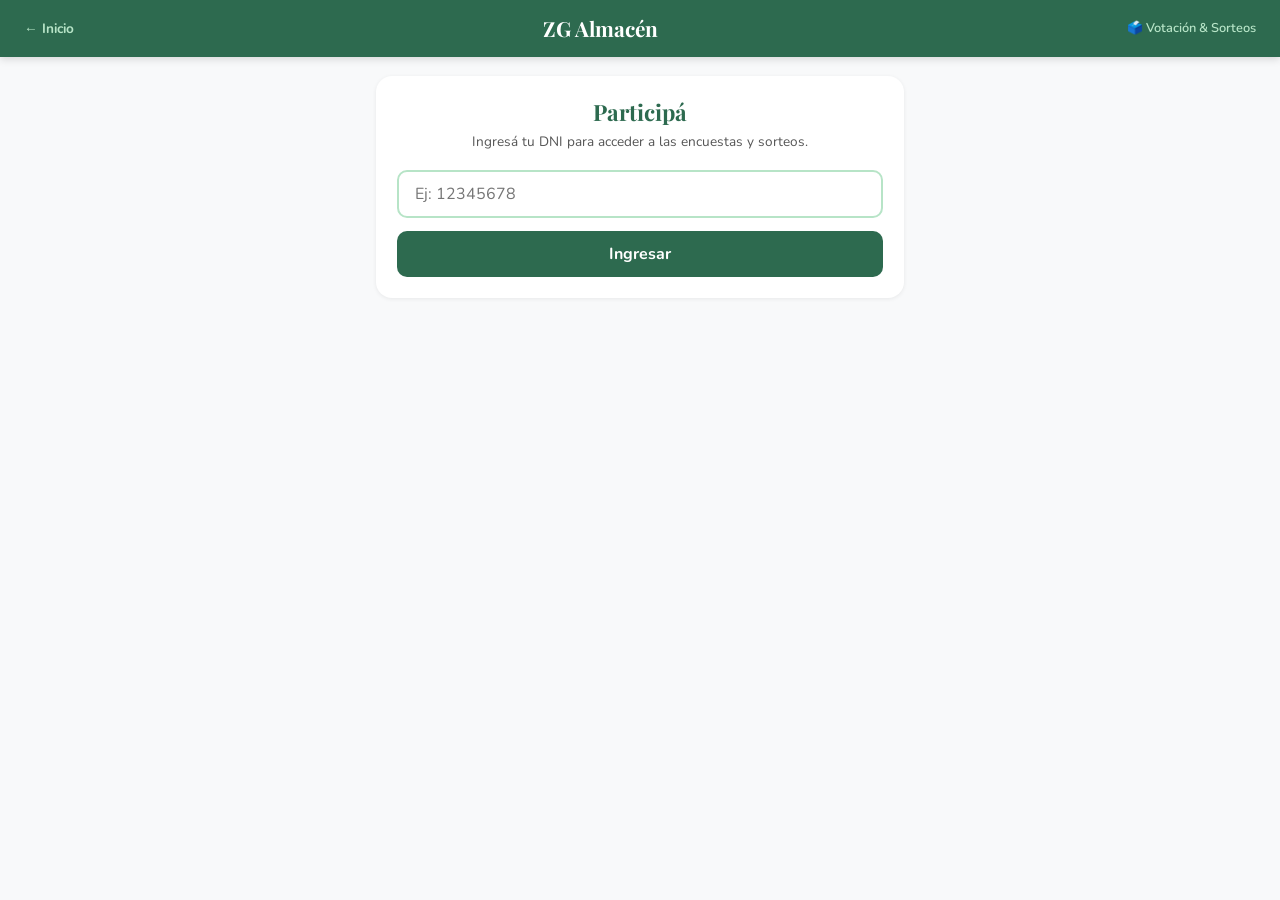
<file: votacion.html>
<!DOCTYPE html>
<html lang="es">
<head>
<meta charset="UTF-8"/>
<meta name="viewport" content="width=device-width, initial-scale=1.0"/>
<title>ZG Almacén — Votación</title>
<link href="https://fonts.googleapis.com/css2?family=Nunito:wght@400;600;700;800&family=Playfair+Display:wght@700&display=swap" rel="stylesheet"/>
<style>
  :root {
    --verde: #2d6a4f;
    --verde-claro: #52b788;
    --verde-suave: #b7e4c7;
    --amarillo: #f4a261;
    --amarillo-dark: #854F0B;
    --amarillo-bg: #FAEEDA;
    --blanco: #ffffff;
    --gris: #f8f9fa;
    --gris2: #e9ecef;
    --texto: #1b1b1b;
    --texto2: #555;
    --texto3: #888;
    --borde: #dee2e6;
    --rojo: #e63946;
    --moneda: #b5830a;
    --moneda-bg: #fff8e6;
  }
  * { box-sizing: border-box; margin: 0; padding: 0; }
  body {
    font-family: 'Nunito', sans-serif;
    background: var(--gris);
    color: var(--texto);
    min-height: 100vh;
  }

  /* HEADER */
  header {
    background: var(--verde);
    padding: 0.9rem 1.5rem;
    display: flex;
    align-items: center;
    justify-content: space-between;
    box-shadow: 0 2px 8px rgba(0,0,0,0.15);
  }
  header h1 {
    font-family: 'Playfair Display', serif;
    color: var(--blanco);
    font-size: 1.3rem;
  }
  header span {
    font-size: 0.8rem;
    color: var(--verde-suave);
    font-weight: 600;
  }

  /* CONTENEDOR */
  .contenedor {
    max-width: 560px;
    margin: 0 auto;
    padding: 1.2rem 1rem 3rem;
  }

  /* CARD */
  .card {
    background: var(--blanco);
    border-radius: 16px;
    padding: 1.3rem;
    margin-bottom: 1rem;
    box-shadow: 0 1px 4px rgba(0,0,0,0.07);
  }

  /* LOGIN */
  #seccion-login { text-align: center; }
  #seccion-login h2 {
    font-family: 'Playfair Display', serif;
    color: var(--verde);
    font-size: 1.4rem;
    margin-bottom: 0.3rem;
  }
  #seccion-login p {
    font-size: 0.85rem;
    color: var(--texto2);
    margin-bottom: 1.2rem;
  }
  .dni-input {
    width: 100%;
    border: 2px solid var(--verde-suave);
    border-radius: 10px;
    padding: 0.7rem 1rem;
    font-family: 'Nunito', sans-serif;
    font-size: 1rem;
    outline: none;
    transition: border-color 0.2s;
    margin-bottom: 0.8rem;
  }
  .dni-input:focus { border-color: var(--verde); }
  .btn-primary {
    width: 100%;
    background: var(--verde);
    color: var(--blanco);
    border: none;
    border-radius: 10px;
    padding: 0.75rem;
    font-family: 'Nunito', sans-serif;
    font-size: 1rem;
    font-weight: 700;
    cursor: pointer;
    transition: background 0.2s;
  }
  .btn-primary:hover { background: #1f4e38; }
  .btn-primary:disabled { background: var(--gris2); color: var(--texto3); cursor: not-allowed; }
  .error-msg {
    color: var(--rojo);
    font-size: 0.85rem;
    margin-top: 0.5rem;
    display: none;
  }
  .no-registrado {
    background: #fff3f3;
    border: 1px solid #fcc;
    border-radius: 10px;
    padding: 1rem;
    font-size: 0.9rem;
    color: #c0392b;
    margin-top: 0.8rem;
    display: none;
    text-align: left;
    line-height: 1.5;
  }

  /* BIENVENIDA */
  #seccion-main { display: none; }
  .bienvenida {
    display: flex;
    justify-content: space-between;
    align-items: center;
    gap: 1rem;
  }
  .bienvenida-nombre {
    font-size: 1rem;
    font-weight: 700;
    color: var(--texto);
  }
  .bienvenida-tipo {
    font-size: 0.8rem;
    color: var(--texto3);
    margin-top: 2px;
  }
  .monedas-badge {
    background: var(--moneda-bg);
    border: 1.5px solid #f0c040;
    border-radius: 12px;
    padding: 0.5rem 1rem;
    text-align: center;
    min-width: 80px;
    flex-shrink: 0;
  }
  .monedas-valor {
    font-size: 1.4rem;
    font-weight: 800;
    color: var(--moneda);
    line-height: 1;
  }
  .monedas-label {
    font-size: 0.7rem;
    color: var(--amarillo-dark);
    font-weight: 600;
  }
  .msg-motivador {
    background: var(--gris);
    border-radius: 10px;
    padding: 0.7rem 0.9rem;
    font-size: 0.85rem;
    color: var(--texto2);
    margin-top: 0.9rem;
  }

  /* ENCUESTA */
  .encuesta-header {
    display: flex;
    justify-content: space-between;
    align-items: center;
    margin-bottom: 0.5rem;
  }
  .encuesta-label {
    font-size: 0.8rem;
    color: var(--texto3);
    font-weight: 600;
    text-transform: uppercase;
    letter-spacing: 0.04em;
  }
  .badge-verde {
    font-size: 0.75rem;
    background: #d8f3dc;
    color: #1b4332;
    padding: 3px 10px;
    border-radius: 20px;
    font-weight: 700;
  }
  .encuesta-pregunta {
    font-size: 1.05rem;
    font-weight: 700;
    color: var(--texto);
    margin: 0.6rem 0 1rem;
    line-height: 1.4;
  }

  /* OPCIONES VOTACION */
  .opciones { display: flex; flex-direction: column; gap: 8px; margin-bottom: 1rem; }
  .opcion-btn {
    width: 100%;
    background: var(--gris);
    border: 2px solid var(--borde);
    border-radius: 10px;
    padding: 0.7rem 1rem;
    font-family: 'Nunito', sans-serif;
    font-size: 0.95rem;
    font-weight: 600;
    color: var(--texto);
    cursor: pointer;
    text-align: left;
    transition: border-color 0.2s, background 0.2s;
  }
  .opcion-btn:hover:not(:disabled) { border-color: var(--verde); background: #f0faf4; }
  .opcion-btn:disabled { cursor: default; }

  /* BARRAS RESULTADO */
  .resultado-item { margin-bottom: 10px; }
  .resultado-fila {
    display: flex;
    justify-content: space-between;
    font-size: 0.88rem;
    margin-bottom: 4px;
    font-weight: 600;
  }
  .resultado-fila span:last-child { color: var(--texto3); }
  .barra-fondo {
    height: 8px;
    background: var(--gris2);
    border-radius: 99px;
    overflow: hidden;
  }
  .barra-fill {
    height: 100%;
    background: var(--verde-claro);
    border-radius: 99px;
    transition: width 0.6s ease;
  }
  .barra-fill.ganador { background: var(--verde); }
  .encuesta-footer {
    font-size: 0.78rem;
    color: var(--texto3);
    margin-top: 0.3rem;
  }
  .ya-voto-msg {
    font-size: 0.82rem;
    color: var(--verde);
    font-weight: 700;
  }

  /* SIN ENCUESTA */
  .sin-evento {
    text-align: center;
    padding: 1.5rem 1rem;
    color: var(--texto3);
    font-size: 0.95rem;
  }
  .sin-evento span { font-size: 2rem; display: block; margin-bottom: 0.5rem; }

  /* DIVISOR */
  .divisor {
    display: flex;
    align-items: center;
    gap: 10px;
    margin: 1.2rem 0;
  }
  .divisor-linea { flex: 1; height: 1px; background: var(--borde); }
  .divisor-texto { font-size: 0.78rem; color: var(--texto3); font-weight: 700; text-transform: uppercase; letter-spacing: 0.05em; white-space: nowrap; }

  /* SORTEO */
  .sorteo-top {
    display: flex;
    justify-content: space-between;
    align-items: flex-start;
    margin-bottom: 0.9rem;
  }
  .sorteo-premio-label { font-size: 0.78rem; color: var(--texto3); margin-bottom: 3px; }
  .sorteo-premio { font-size: 1.2rem; font-weight: 800; color: var(--texto); }
  .sorteo-fecha-label { font-size: 0.75rem; color: var(--texto3); text-align: right; }
  .sorteo-fecha { font-size: 0.9rem; font-weight: 700; color: var(--texto); text-align: right; margin-top: 2px; }

  .req-monedas {
    border-radius: 10px;
    padding: 0.75rem 1rem;
    font-size: 0.88rem;
    margin-bottom: 0.9rem;
    line-height: 1.5;
  }
  .req-monedas.ok { background: #d8f3dc; color: #1b4332; }
  .req-monedas.falta { background: var(--amarillo-bg); color: var(--amarillo-dark); }
  .req-monedas.vip { background: #fff3cd; color: #856404; }
  .btn-participar {
    width: 100%;
    background: var(--verde);
    color: var(--blanco);
    border: none;
    border-radius: 10px;
    padding: 0.75rem;
    font-family: 'Nunito', sans-serif;
    font-size: 1rem;
    font-weight: 700;
    cursor: pointer;
    margin-top: 0.5rem;
    transition: background 0.2s;
  }
  .btn-participar:hover { background: #1f4e38; }
  .btn-participar:disabled { background: var(--gris2); color: var(--texto3); cursor: not-allowed; }

  .sorteo-desc {
    border: 1px solid var(--borde);
    border-radius: 10px;
    padding: 0.9rem 1rem;
    background: var(--gris);
    margin-bottom: 1rem;
  }
  .sorteo-desc-titulo {
    font-size: 0.72rem;
    font-weight: 700;
    color: var(--texto3);
    text-transform: uppercase;
    letter-spacing: 0.06em;
    margin-bottom: 6px;
  }
  .sorteo-desc-texto {
    font-size: 0.88rem;
    color: var(--texto);
    line-height: 1.6;
  }

  .participantes-header {
    display: flex;
    justify-content: space-between;
    align-items: center;
    margin-bottom: 0.7rem;
  }
  .participantes-label { font-size: 0.88rem; color: var(--texto2); }
  .participantes-label strong { color: var(--texto); }
  .btn-ver-todos {
    font-size: 0.8rem;
    color: var(--texto3);
    background: none;
    border: none;
    cursor: pointer;
    text-decoration: underline;
    font-family: 'Nunito', sans-serif;
  }

  .chips { display: flex; flex-wrap: wrap; gap: 7px; }
  .chip {
    font-size: 0.82rem;
    background: var(--gris);
    border: 1px solid var(--borde);
    padding: 4px 10px;
    border-radius: 20px;
    color: var(--texto);
    font-weight: 600;
  }
  .chip.vip { border-color: #f0c040; background: var(--moneda-bg); color: var(--moneda); }

  .lista-extra {
    display: none;
    flex-wrap: wrap;
    gap: 7px;
    margin-top: 8px;
    padding-top: 8px;
    border-top: 1px solid var(--borde);
  }
  .nota-vip {
    font-size: 0.75rem;
    color: var(--texto3);
    margin-top: 0.8rem;
    font-style: italic;
  }

  /* TYC */
  .tyc-link {
    text-align: center;
    margin-top: 1.5rem;
    font-size: 0.82rem;
    color: var(--texto3);
  }
  .tyc-link a {
    color: var(--verde);
    font-weight: 700;
    text-decoration: underline;
  }

  /* LOADING */
  .loading {
    text-align: center;
    padding: 2rem;
    color: var(--texto3);
    font-size: 0.9rem;
  }
  .spinner {
    width: 28px;
    height: 28px;
    border: 3px solid var(--verde-suave);
    border-top-color: var(--verde);
    border-radius: 50%;
    animation: spin 0.8s linear infinite;
    margin: 0 auto 0.7rem;
  }
  @keyframes spin { to { transform: rotate(360deg); } }

  /* TOAST */
  #toast {
    position: fixed;
    bottom: 1.5rem;
    left: 50%;
    transform: translateX(-50%) translateY(80px);
    background: #1b4332;
    color: white;
    padding: 0.7rem 1.4rem;
    border-radius: 20px;
    font-size: 0.88rem;
    font-weight: 700;
    transition: transform 0.3s;
    z-index: 999;
    white-space: nowrap;
  }
  #toast.show { transform: translateX(-50%) translateY(0); }
</style>
</head>
<body>

<header>
  <a href="index.html" style="color:var(--verde-suave);text-decoration:none;font-size:0.85rem;font-weight:700;">← Inicio</a>
  <h1>ZG Almacén</h1>
  <span>🗳️ Votación & Sorteos</span>
</header>

<div class="contenedor">

  <!-- LOGIN -->
  <div id="seccion-login">
    <div class="card">
      <h2>Participá</h2>
      <p>Ingresá tu DNI para acceder a las encuestas y sorteos.</p>
      <input class="dni-input" id="dni-input" type="number" placeholder="Ej: 12345678" onkeydown="if(event.key==='Enter') ingresar()"/>
      <button class="btn-primary" id="btn-ingresar" onclick="ingresar()">Ingresar</button>
      <div class="error-msg" id="error-msg"></div>
      <div class="no-registrado" id="no-registrado">
        ❌ Tu DNI no está registrado.<br><br>
        Para participar en encuestas y sorteos, registrate en el local o llamanos al <strong>📞 (número del almacén)</strong>.
      </div>
    </div>
  </div>

  <!-- MAIN -->
  <div id="seccion-main">

    <!-- Bienvenida -->
    <div class="card" id="card-bienvenida">
      <div class="bienvenida">
        <div>
          <div class="bienvenida-nombre" id="bienvenida-nombre"></div>
          <div class="bienvenida-tipo" id="bienvenida-tipo"></div>
        </div>
        <div class="monedas-badge">
          <div class="monedas-valor" id="monedas-valor">0</div>
          <div class="monedas-label">monedas ZG</div>
        </div>
      </div>
      <div class="msg-motivador" id="msg-motivador"></div>
    </div>

    <!-- Encuesta -->
    <div id="seccion-encuesta">
      <div class="loading" id="loading-encuesta">
        <div class="spinner"></div>
        Cargando encuesta...
      </div>
      <div class="card" id="card-encuesta" style="display:none">
        <div class="encuesta-header">
          <span class="encuesta-label">Encuesta activa</span>
          <span class="badge-verde" id="encuesta-cierre"></span>
        </div>
        <div class="encuesta-pregunta" id="encuesta-pregunta"></div>
        <div class="opciones" id="opciones-container"></div>
        <div class="encuesta-footer" id="encuesta-footer"></div>
      </div>
      <div class="card sin-evento" id="sin-encuesta" style="display:none">
        <span>📋</span>
        No hay ninguna encuesta activa por el momento.
      </div>
    </div>

    <!-- Sorteo -->
    <div id="seccion-sorteo" style="display:none">
      <div class="divisor">
        <div class="divisor-linea"></div>
        <div class="divisor-texto">Sorteo activo</div>
        <div class="divisor-linea"></div>
      </div>
      <div class="card">
        <div class="sorteo-top">
          <div>
            <div class="sorteo-premio-label">Premio</div>
            <div class="sorteo-premio" id="sorteo-premio"></div>
          </div>
          <div>
            <div class="sorteo-fecha-label">Fecha del evento</div>
            <div class="sorteo-fecha" id="sorteo-fecha"></div>
          </div>
        </div>

        <div class="req-monedas" id="req-monedas"></div>
        <div id="btn-participar-container" style="display:none">
          <button class="btn-participar" id="btn-participar" onclick="participarSorteo()">🎯 Participar en el sorteo</button>
        </div>

        <div class="sorteo-desc">
          <div class="sorteo-desc-titulo">Sobre este sorteo</div>
          <div class="sorteo-desc-texto" id="sorteo-desc"></div>
        </div>

        <div class="participantes-header">
          <div class="participantes-label">Participantes: <strong id="participantes-total">0</strong></div>
          <button class="btn-ver-todos" id="btn-ver-todos" onclick="toggleLista()" style="display:none">Ver todos</button>
        </div>

        <div class="chips" id="chips-visibles"></div>
        <div class="lista-extra" id="lista-extra"></div>
        <div class="nota-vip">⭐ Los clientes VIP participan automáticamente.</div>
      </div>
    </div>

    <!-- TYC -->
    <div class="tyc-link">
      <a href="tyc.html" target="_blank">📄 Términos y condiciones del sorteo</a>
    </div>

  </div><!-- fin seccion-main -->
</div><!-- fin contenedor -->

<div id="toast"></div>

<script>
  const SCRIPT_URL = 'https://script.google.com/macros/s/AKfycbwWS3Iv8V7P_Wly7cgWPSV-GXbWVfB8vvjjg3LVQia7D7dSM38jTCl7gZOD9LT8Ieh8/exec';
  const MONEDAS_POR_ENCUESTA = 10;

  let clienteActual = null;
  let encuestaActual = null;
  let sorteoActual = null;
  let listaExpandida = false;

  // ===== LOGIN =====
  async function ingresar() {
    const dni = document.getElementById('dni-input').value.trim();
    if (!dni) return;

    const btn = document.getElementById('btn-ingresar');
    btn.disabled = true;
    btn.textContent = 'Verificando...';
    document.getElementById('error-msg').style.display = 'none';
    document.getElementById('no-registrado').style.display = 'none';

    try {
      const r = await fetch(`${SCRIPT_URL}?accion=cliente&dni=${dni}`);
      const data = await r.json();

      if (!data.encontrado) {
        document.getElementById('no-registrado').style.display = 'block';
        btn.disabled = false;
        btn.textContent = 'Ingresar';
        return;
      }

      clienteActual = data;
      mostrarMain();

    } catch(e) {
      document.getElementById('error-msg').textContent = 'Error de conexión. Intentá de nuevo.';
      document.getElementById('error-msg').style.display = 'block';
      btn.disabled = false;
      btn.textContent = 'Ingresar';
    }
  }

  // ===== MOSTRAR MAIN =====
  async function mostrarMain() {
    document.getElementById('seccion-login').style.display = 'none';
    document.getElementById('seccion-main').style.display = 'block';

    // Bienvenida
    document.getElementById('bienvenida-nombre').textContent = 'Hola, ' + clienteActual.nombre;
    document.getElementById('bienvenida-tipo').textContent = clienteActual.clienteFiel ? '⭐ Cliente VIP' : '👤 Cliente registrado';
    document.getElementById('monedas-valor').textContent = clienteActual.monedasZg || 0;

    const monedas = clienteActual.monedasZg || 0;
    document.getElementById('msg-motivador').textContent = monedas === 0
      ? '¡Comenzá a votar en encuestas para ganar monedas ZG y participar en el próximo sorteo!'
      : `Tenés ${monedas} monedas ZG. ¡Seguí votando para acumular más y participar en el próximo sorteo!`;

    // Cargar encuesta y sorteo
    await cargarDatos();
  }

  // ===== CARGAR DATOS =====
  async function cargarDatos() {
    try {
      const r = await fetch(`${SCRIPT_URL}?accion=votacion&dni=${clienteActual.dni}`);
      const data = await r.json();

      document.getElementById('loading-encuesta').style.display = 'none';

      // Encuesta
      if (data.encuesta) {
        encuestaActual = data.encuesta;
        mostrarEncuesta(data.encuesta, data.yaVoto);
      } else {
        document.getElementById('sin-encuesta').style.display = 'block';
      }

      // Sorteo
      if (data.sorteo) {
        sorteoActual = data.sorteo;
        mostrarSorteo(data.sorteo, data.participantes || []);
      }

    } catch(e) {
      document.getElementById('loading-encuesta').style.display = 'none';
      document.getElementById('sin-encuesta').style.display = 'block';
    }
  }

  // ===== MOSTRAR ENCUESTA =====
  function mostrarEncuesta(enc, yaVoto) {
    const card = document.getElementById('card-encuesta');
    card.style.display = 'block';

    document.getElementById('encuesta-pregunta').textContent = enc.pregunta;
    document.getElementById('encuesta-cierre').textContent = 'cierra ' + formatFecha(enc.fechaCierre);

    const opciones = [enc.opcion1, enc.opcion2, enc.opcion3, enc.opcion4].filter(Boolean);
    const votos = [enc.votos1||0, enc.votos2||0, enc.votos3||0, enc.votos4||0].slice(0, opciones.length);
    const totalVotos = votos.reduce((a,b) => a+b, 0);

    const cont = document.getElementById('opciones-container');
    cont.innerHTML = '';

    if (yaVoto) {
      // Mostrar resultados
      const maxVotos = Math.max(...votos);
      opciones.forEach((op, i) => {
        const pct = totalVotos > 0 ? Math.round(votos[i]/totalVotos*100) : 0;
        const esGanador = votos[i] === maxVotos && maxVotos > 0;
        cont.innerHTML += `
          <div class="resultado-item">
            <div class="resultado-fila">
              <span>${op}</span>
              <span>${pct}%</span>
            </div>
            <div class="barra-fondo">
              <div class="barra-fill ${esGanador ? 'ganador' : ''}" style="width:${pct}%"></div>
            </div>
          </div>`;
      });
      document.getElementById('encuesta-footer').innerHTML =
        `${totalVotos} votos totales · <span class="ya-voto-msg">✅ Ya votaste · +${MONEDAS_POR_ENCUESTA} ZG acreditadas</span>`;
    } else {
      // Mostrar botones para votar
      opciones.forEach((op, i) => {
        const btn = document.createElement('button');
        btn.className = 'opcion-btn';
        btn.textContent = op;
        btn.onclick = () => votar(i+1, op);
        cont.appendChild(btn);
      });
      document.getElementById('encuesta-footer').textContent = `${totalVotos} votos totales`;
    }
  }

  // ===== VOTAR =====
  async function votar(opcion, textoOpcion) {
    const btns = document.querySelectorAll('.opcion-btn');
    btns.forEach(b => b.disabled = true);

    try {
      const r = await fetch(SCRIPT_URL, {
        method: 'POST',
        body: JSON.stringify({
          tipo: 'voto',
          dni: clienteActual.dni,
          nombre: clienteActual.nombre,
          idEncuesta: encuestaActual.id,
          opcion: opcion,
          textoOpcion: textoOpcion
        })
      });
      const data = await r.json();

      if (data.ok) {
        // Actualizar monedas localmente
        clienteActual.monedasZg = (clienteActual.monedasZg || 0) + MONEDAS_POR_ENCUESTA;
        document.getElementById('monedas-valor').textContent = clienteActual.monedasZg;
        document.getElementById('msg-motivador').textContent =
          `Tenés ${clienteActual.monedasZg} monedas ZG. ¡Seguí votando para acumular más y participar en el próximo sorteo!`;

        mostrarToast('✅ ¡Voto registrado! +' + MONEDAS_POR_ENCUESTA + ' monedas ZG');

        // Recargar datos para ver resultados
        await cargarDatos();

        // Actualizar mensaje de sorteo
        if (sorteoActual) mostrarSorteo(sorteoActual, window._participantes || []);
      }
    } catch(e) {
      btns.forEach(b => b.disabled = false);
      mostrarToast('Error al registrar el voto. Intentá de nuevo.');
    }
  }

  // ===== MOSTRAR SORTEO =====
  function mostrarSorteo(sorteo, participantes) {
    window._participantes = participantes;
    document.getElementById('seccion-sorteo').style.display = 'block';
    document.getElementById('sorteo-premio').textContent = sorteo.premio;
    document.getElementById('sorteo-fecha').textContent = formatFecha(sorteo.fechaEvento);
    document.getElementById('sorteo-desc').textContent = sorteo.descripcion;
    document.getElementById('participantes-total').textContent = participantes.length;

    // Requisito monedas
    const reqEl = document.getElementById('req-monedas');
    const monedas = clienteActual.monedasZg || 0;
    const requeridas = parseInt(sorteo.monedasRequeridas) || 0;

    if (clienteActual.clienteFiel) {
      reqEl.className = 'req-monedas vip';
      reqEl.textContent = '⭐ Sos cliente VIP, participás automáticamente en el sorteo.';
      document.getElementById('btn-participar-container').style.display = 'none';
    } else if (monedas >= requeridas) {
      // Ver si ya está inscripto
      const yaInscripto = participantes.some(p => p.dni === clienteActual.dni);
      if (yaInscripto) {
        reqEl.className = 'req-monedas ok';
        reqEl.textContent = `✅ Ya estás inscripto en el sorteo. ¡Buena suerte!`;
        document.getElementById('btn-participar-container').style.display = 'none';
      } else {
        reqEl.className = 'req-monedas ok';
        reqEl.textContent = `✅ Tenés ${monedas} monedas ZG. ¡Podés participar en el sorteo!`;
        document.getElementById('btn-participar-container').style.display = 'block';
      }
    } else {
      const faltan = requeridas - monedas;
      reqEl.className = 'req-monedas falta';
      reqEl.textContent = `Para participar necesitás ${requeridas} monedas ZG. Te faltan ${faltan}. ¡Seguí votando!`;
      document.getElementById('btn-participar-container').style.display = 'none';
    }

    // Participantes
    const visibles = document.getElementById('chips-visibles');
    const extra = document.getElementById('lista-extra');
    const btnVer = document.getElementById('btn-ver-todos');

    visibles.innerHTML = '';
    extra.innerHTML = '';

    const primeros = participantes.slice(0, 5);
    const resto = participantes.slice(5);

    primeros.forEach(p => {
      visibles.innerHTML += `<span class="chip ${p.esVip ? 'vip' : ''}">${p.nombre}</span>`;
    });

    if (resto.length > 0) {
      btnVer.style.display = 'block';
      btnVer.textContent = `Ver todos (${participantes.length})`;
      resto.forEach(p => {
        extra.innerHTML += `<span class="chip ${p.esVip ? 'vip' : ''}">${p.nombre}</span>`;
      });
    }
  }

  // ===== PARTICIPAR SORTEO =====
  async function participarSorteo() {
    const btn = document.getElementById('btn-participar');
    btn.disabled = true;
    btn.textContent = 'Inscribiendo...';

    try {
      const r = await fetch(SCRIPT_URL, {
        method: 'POST',
        body: JSON.stringify({
          tipo: 'participar',
          dni: clienteActual.dni,
          nombre: clienteActual.nombre,
          monedasRequeridas: sorteoActual.monedasRequeridas
        })
      });
      const data = await r.json();

      if (data.ok) {
        clienteActual.monedasZg = (clienteActual.monedasZg || 0) - sorteoActual.monedasRequeridas;
        document.getElementById('monedas-valor').textContent = clienteActual.monedasZg;
        mostrarToast('🎯 ¡Inscripto en el sorteo!');
        await cargarDatos();
      } else {
        mostrarToast(data.error || 'Error al inscribirse.');
        btn.disabled = false;
        btn.textContent = '🎯 Participar en el sorteo';
      }
    } catch(e) {
      mostrarToast('Error de conexión. Intentá de nuevo.');
      btn.disabled = false;
      btn.textContent = '🎯 Participar en el sorteo';
    }
  }

  // ===== TOGGLE LISTA =====
  function toggleLista() {
    listaExpandida = !listaExpandida;
    const lista = document.getElementById('lista-extra');
    const btn = document.getElementById('btn-ver-todos');
    lista.style.display = listaExpandida ? 'flex' : 'none';
    btn.textContent = listaExpandida ? 'Ver menos' : `Ver todos (${window._participantes.length})`;
  }

  // ===== HELPERS =====
  function formatFecha(f) {
    if (!f) return '';
    const d = new Date(f);
    if (isNaN(d)) return f;
    return d.toLocaleDateString('es-AR', { day: '2-digit', month: '2-digit', year: 'numeric' });
  }

  function mostrarToast(msg) {
    const t = document.getElementById('toast');
    t.textContent = msg;
    t.classList.add('show');
    setTimeout(() => t.classList.remove('show'), 3000);
  }

  // Enter en DNI
  document.getElementById('dni-input').addEventListener('keydown', e => {
    if (e.key === 'Enter') ingresar();
  });
</script>
</body>
</html>
</file>
<file: juego.css>
:root {
      --verde: #2d6a4f;
      --verde-claro: #52b788;
      --verde-neo: #00ff88;
      --rojo: #ff3333;
      --amarillo: #ffd700;
      --negro: #0a0a0a;
      --gris: #1a1a1a;
    }

    * { margin: 0; padding: 0; box-sizing: border-box; touch-action: none; }

    body {
      background: var(--negro);
      color: white;
      font-family: 'Exo 2', sans-serif;
      overflow: hidden;
      height: 100vh;
      width: 100vw;
    }

    /* ===== PANTALLAS ===== */
    .pantalla {
      position: fixed;
      inset: 0;
      display: flex;
      flex-direction: column;
      align-items: center;
      justify-content: center;
      background: radial-gradient(ellipse at center, #0d2b1a 0%, #0a0a0a 100%);
      z-index: 100;
    }

    .pantalla.oculta { display: none; }

    .logo-titulo {
      font-family: 'Orbitron', monospace;
      font-size: clamp(2.5rem, 8vw, 5rem);
      font-weight: 900;
      color: var(--verde-neo);
      text-shadow: 0 0 30px var(--verde-neo), 0 0 60px var(--verde-claro);
      letter-spacing: 6px;
      margin-bottom: 0.3rem;
      animation: pulso 2s ease-in-out infinite;
    }

    @keyframes pulso {
      0%,100% { text-shadow: 0 0 30px var(--verde-neo), 0 0 60px var(--verde-claro); }
      50% { text-shadow: 0 0 50px var(--verde-neo), 0 0 100px var(--verde-claro), 0 0 150px var(--verde); }
    }

    .subtitulo {
      font-family: 'Orbitron', monospace;
      font-size: clamp(0.8rem, 2vw, 1.1rem);
      color: var(--verde-claro);
      letter-spacing: 4px;
      margin-bottom: 3rem;
      opacity: 0.8;
    }

    .instrucciones {
      background: rgba(45,106,79,0.15);
      border: 1px solid rgba(0,255,136,0.2);
      border-radius: 12px;
      padding: 1.2rem 2rem;
      margin-bottom: 2rem;
      max-width: 420px;
      width: 90%;
      text-align: center;
    }

    .instrucciones p {
      font-size: 0.85rem;
      color: rgba(255,255,255,0.7);
      line-height: 1.8;
    }

    .instrucciones strong { color: var(--verde-neo); }

    .input-dni {
      background: rgba(255,255,255,0.05);
      border: 2px solid var(--verde-claro);
      border-radius: 10px;
      padding: 0.8rem 1.5rem;
      font-family: 'Orbitron', monospace;
      font-size: 1.1rem;
      color: white;
      width: 280px;
      text-align: center;
      margin-bottom: 1.5rem;
      outline: none;
      transition: border-color 0.3s, box-shadow 0.3s;
    }

    .input-dni:focus {
      border-color: var(--verde-neo);
      box-shadow: 0 0 20px rgba(0,255,136,0.3);
    }

    .input-dni::placeholder { color: rgba(255,255,255,0.3); font-size: 0.85rem; }

    .btn {
      background: linear-gradient(135deg, var(--verde) 0%, var(--verde-claro) 100%);
      color: white;
      border: none;
      border-radius: 10px;
      padding: 0.9rem 2.5rem;
      font-family: 'Orbitron', monospace;
      font-size: 1rem;
      font-weight: 700;
      letter-spacing: 2px;
      cursor: pointer;
      transition: transform 0.2s, box-shadow 0.2s;
      box-shadow: 0 4px 20px rgba(82,183,136,0.4);
    }

    .btn:hover { transform: scale(1.05); box-shadow: 0 6px 30px rgba(82,183,136,0.6); }
    .btn:active { transform: scale(0.97); }

    .btn-rojo {
      background: linear-gradient(135deg, #8b0000 0%, var(--rojo) 100%);
      box-shadow: 0 4px 20px rgba(255,51,51,0.4);
    }

    /* ===== HUD ===== */
    #hud {
      position: fixed;
      top: 0; left: 0; right: 0;
      display: flex;
      justify-content: space-between;
      align-items: center;
      padding: 0.6rem 1rem;
      background: rgba(0,0,0,0.7);
      border-bottom: 1px solid rgba(0,255,136,0.2);
      z-index: 50;
      flex-wrap: wrap;
      gap: 0.3rem;
    }

    .hud-item {
      font-family: 'Orbitron', monospace;
      font-size: clamp(0.65rem, 2vw, 0.85rem);
      display: flex;
      align-items: center;
      gap: 5px;
    }

    .hud-label { color: var(--verde-claro); }
    .hud-val { color: white; font-weight: 700; }

    .vidas { color: var(--rojo); font-size: 1rem; letter-spacing: 2px; }

    .tiempo-val { color: var(--amarillo); }
    .tiempo-val.urgente { color: var(--rojo); animation: parpadeo 0.5s infinite; }

    @keyframes parpadeo { 0%,100%{opacity:1} 50%{opacity:0.3} }

    /* ===== CANVAS ===== */
    #canvas {
      position: fixed;
      top: 0; left: 0;
      width: 100vw;
      height: 100vh;
    }

    /* ===== GAS ===== */
    #gas-warning {
      position: fixed;
      inset: 0;
      pointer-events: none;
      z-index: 40;
      border: 8px solid transparent;
      transition: border-color 0.5s;
    }

    #gas-warning.activo {
      border-color: rgba(0,200,0,0.5);
      box-shadow: inset 0 0 60px rgba(0,200,0,0.3);
      animation: gasParpadeo 1s infinite;
    }

    @keyframes gasParpadeo {
      0%,100%{ box-shadow: inset 0 0 60px rgba(0,200,0,0.3); }
      50%{ box-shadow: inset 0 0 120px rgba(0,200,0,0.6); }
    }

    /* ===== JEFE WARNING ===== */
    #boss-warning {
      position: fixed;
      top: 50%;
      left: 50%;
      transform: translate(-50%, -50%);
      font-family: 'Orbitron', monospace;
      font-size: clamp(1.5rem, 5vw, 3rem);
      font-weight: 900;
      color: var(--rojo);
      text-shadow: 0 0 30px var(--rojo);
      z-index: 60;
      display: none;
      text-align: center;
      animation: bossShake 0.1s infinite;
    }

    @keyframes bossShake {
      0%,100%{transform:translate(-50%,-50%) rotate(-1deg)}
      50%{transform:translate(-50%,-50%) rotate(1deg)}
    }

    /* ===== CONTROLES MÓVIL ===== */
    #controles-movil {
      position: fixed;
      bottom: 0; left: 0; right: 0;
      display: none;
      padding: 1rem;
      z-index: 50;
      pointer-events: none;
    }

    #controles-movil.visible { display: flex; justify-content: space-between; align-items: flex-end; }

    #joystick-area {
      width: 120px;
      height: 120px;
      background: rgba(255,255,255,0.08);
      border: 2px solid rgba(0,255,136,0.3);
      border-radius: 50%;
      position: relative;
      pointer-events: all;
      touch-action: none;
    }

    #joystick-thumb {
      width: 50px;
      height: 50px;
      background: radial-gradient(circle, var(--verde-claro), var(--verde));
      border-radius: 50%;
      position: absolute;
      top: 50%; left: 50%;
      transform: translate(-50%, -50%);
      box-shadow: 0 0 15px rgba(82,183,136,0.5);
    }

    #joystick-mira-area {
      width: 100px;
      height: 100px;
      background: rgba(255,255,255,0.08);
      border: 2px solid rgba(255,80,80,0.35);
      border-radius: 50%;
      position: relative;
      pointer-events: all;
      touch-action: none;
    }

    #joystick-mira-thumb {
      width: 42px;
      height: 42px;
      background: radial-gradient(circle, #ff8888, var(--rojo));
      border-radius: 50%;
      position: absolute;
      top: 50%; left: 50%;
      transform: translate(-50%, -50%);
      box-shadow: 0 0 15px rgba(255,80,80,0.5);
    }

    #btn-disparar {
      width: 90px;
      height: 90px;
      background: radial-gradient(circle, #ff6666, var(--rojo));
      border: 3px solid rgba(255,100,100,0.5);
      border-radius: 50%;
      font-family: 'Orbitron', monospace;
      font-size: 0.7rem;
      font-weight: 700;
      color: white;
      cursor: pointer;
      pointer-events: all;
      box-shadow: 0 0 20px rgba(255,51,51,0.5);
      letter-spacing: 1px;
    }

    /* ===== RANKING ===== */
    .ranking-lista {
      width: 90%;
      max-width: 400px;
      max-height: 300px;
      overflow-y: auto;
      margin: 1rem 0;
    }

    .ranking-item {
      display: flex;
      justify-content: space-between;
      align-items: center;
      padding: 0.6rem 1rem;
      border-bottom: 1px solid rgba(255,255,255,0.1);
      font-size: 0.9rem;
    }

    .ranking-item:first-child { color: var(--amarillo); font-weight: 700; }
    .ranking-item:nth-child(2) { color: #ccc; }
    .ranking-item:nth-child(3) { color: #cd7f32; }

    .ranking-pos { font-family: 'Orbitron', monospace; width: 30px; }
    .ranking-dni { flex: 1; margin: 0 1rem; letter-spacing: 1px; }
    .ranking-pts { font-family: 'Orbitron', monospace; color: var(--verde-neo); }

    .score-final {
      font-family: 'Orbitron', monospace;
      font-size: clamp(1.5rem, 5vw, 2.5rem);
      font-weight: 900;
      color: var(--verde-neo);
      text-shadow: 0 0 20px var(--verde-neo);
      margin: 1rem 0;
    }

    .btn-group { display: flex; gap: 1rem; flex-wrap: wrap; justify-content: center; margin-top: 1rem; }

    scrollbar-width: thin;
    ::-webkit-scrollbar { width: 4px; }
    ::-webkit-scrollbar-track { background: transparent; }
    ::-webkit-scrollbar-thumb { background: var(--verde); border-radius: 2px; }
</file>
